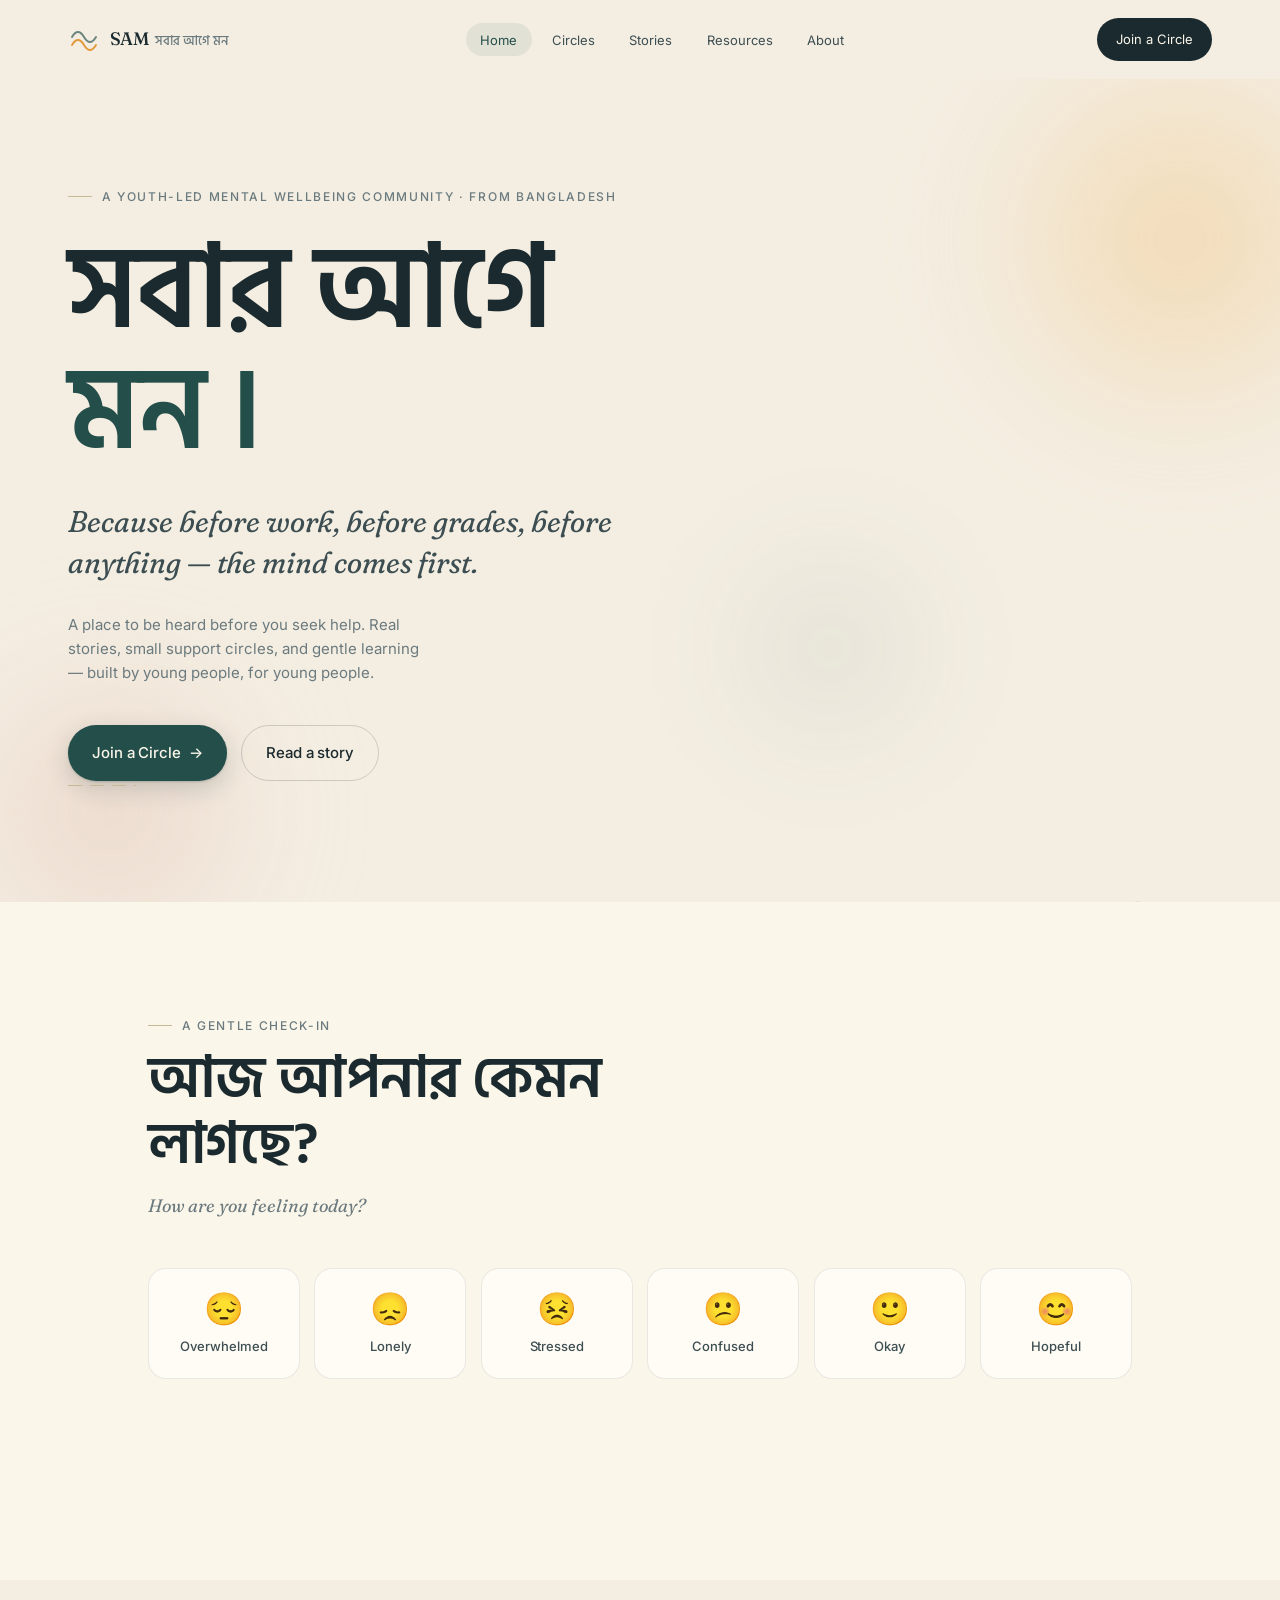
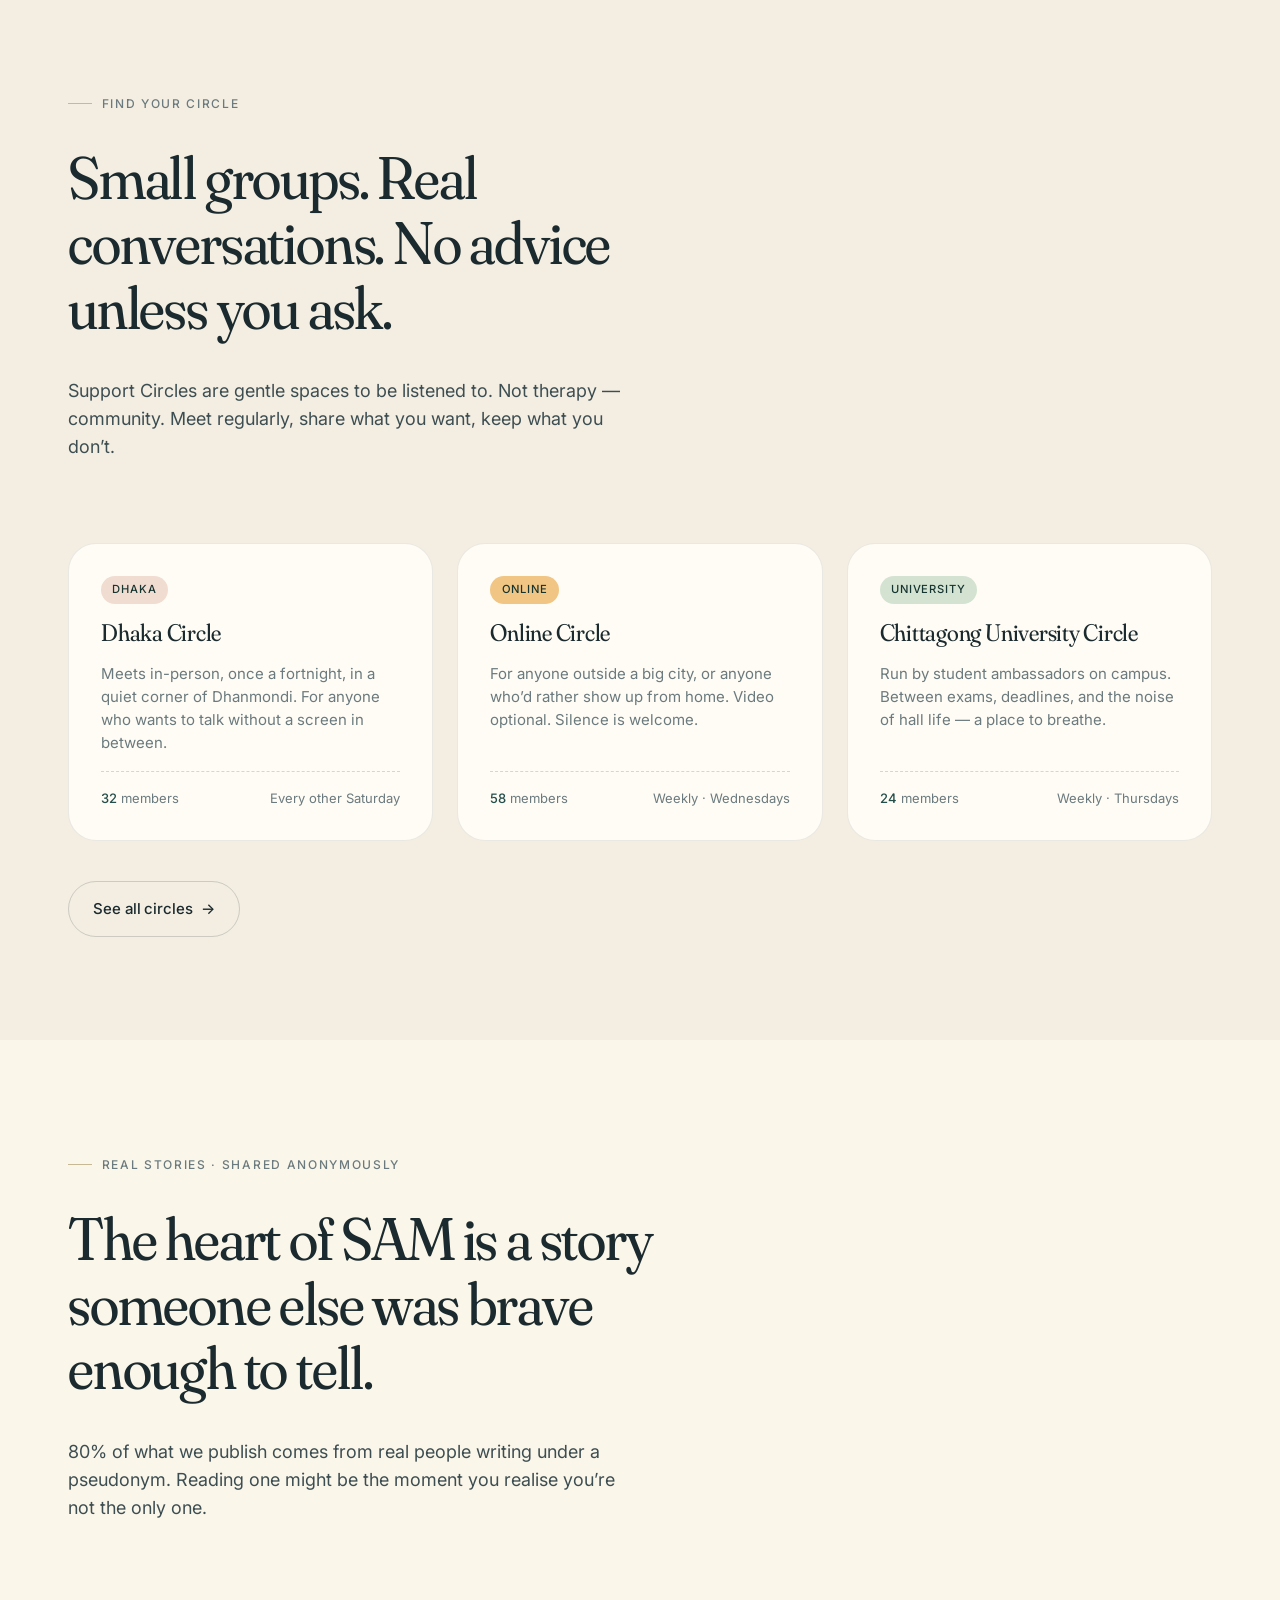
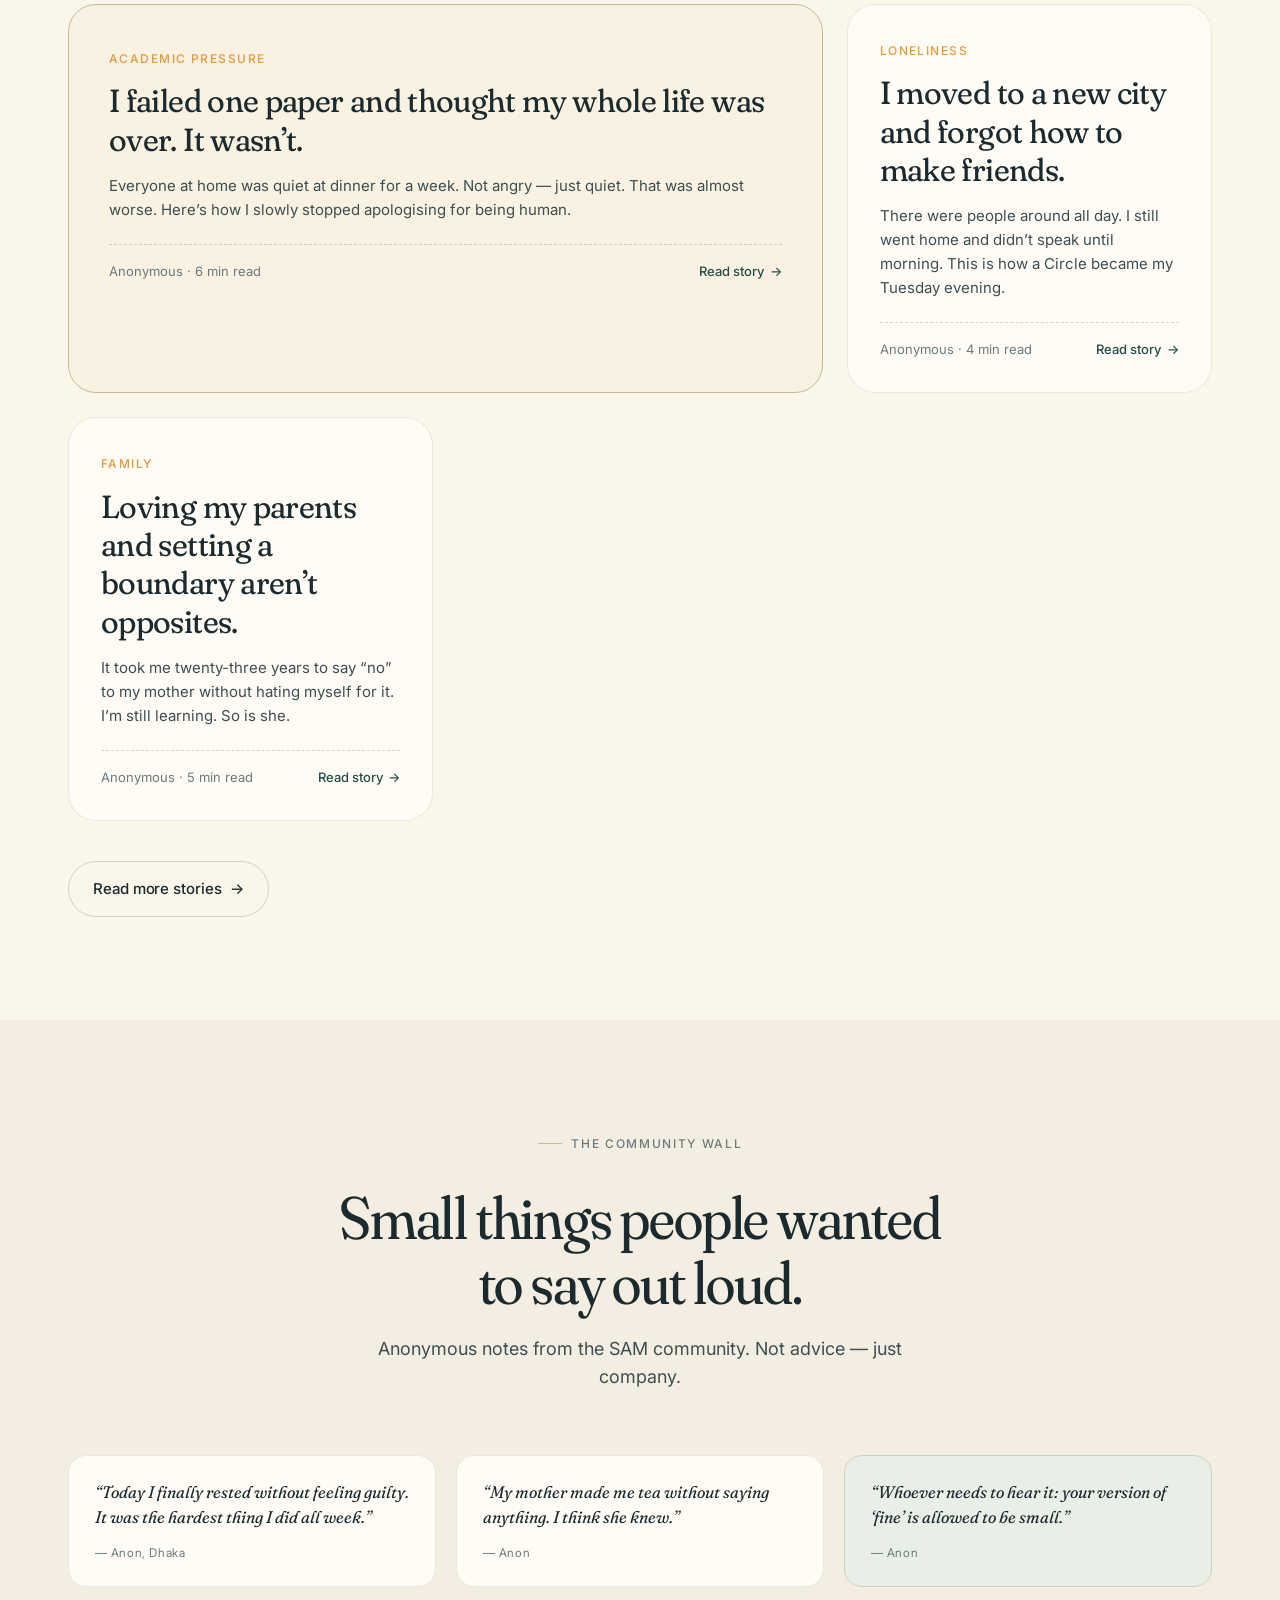
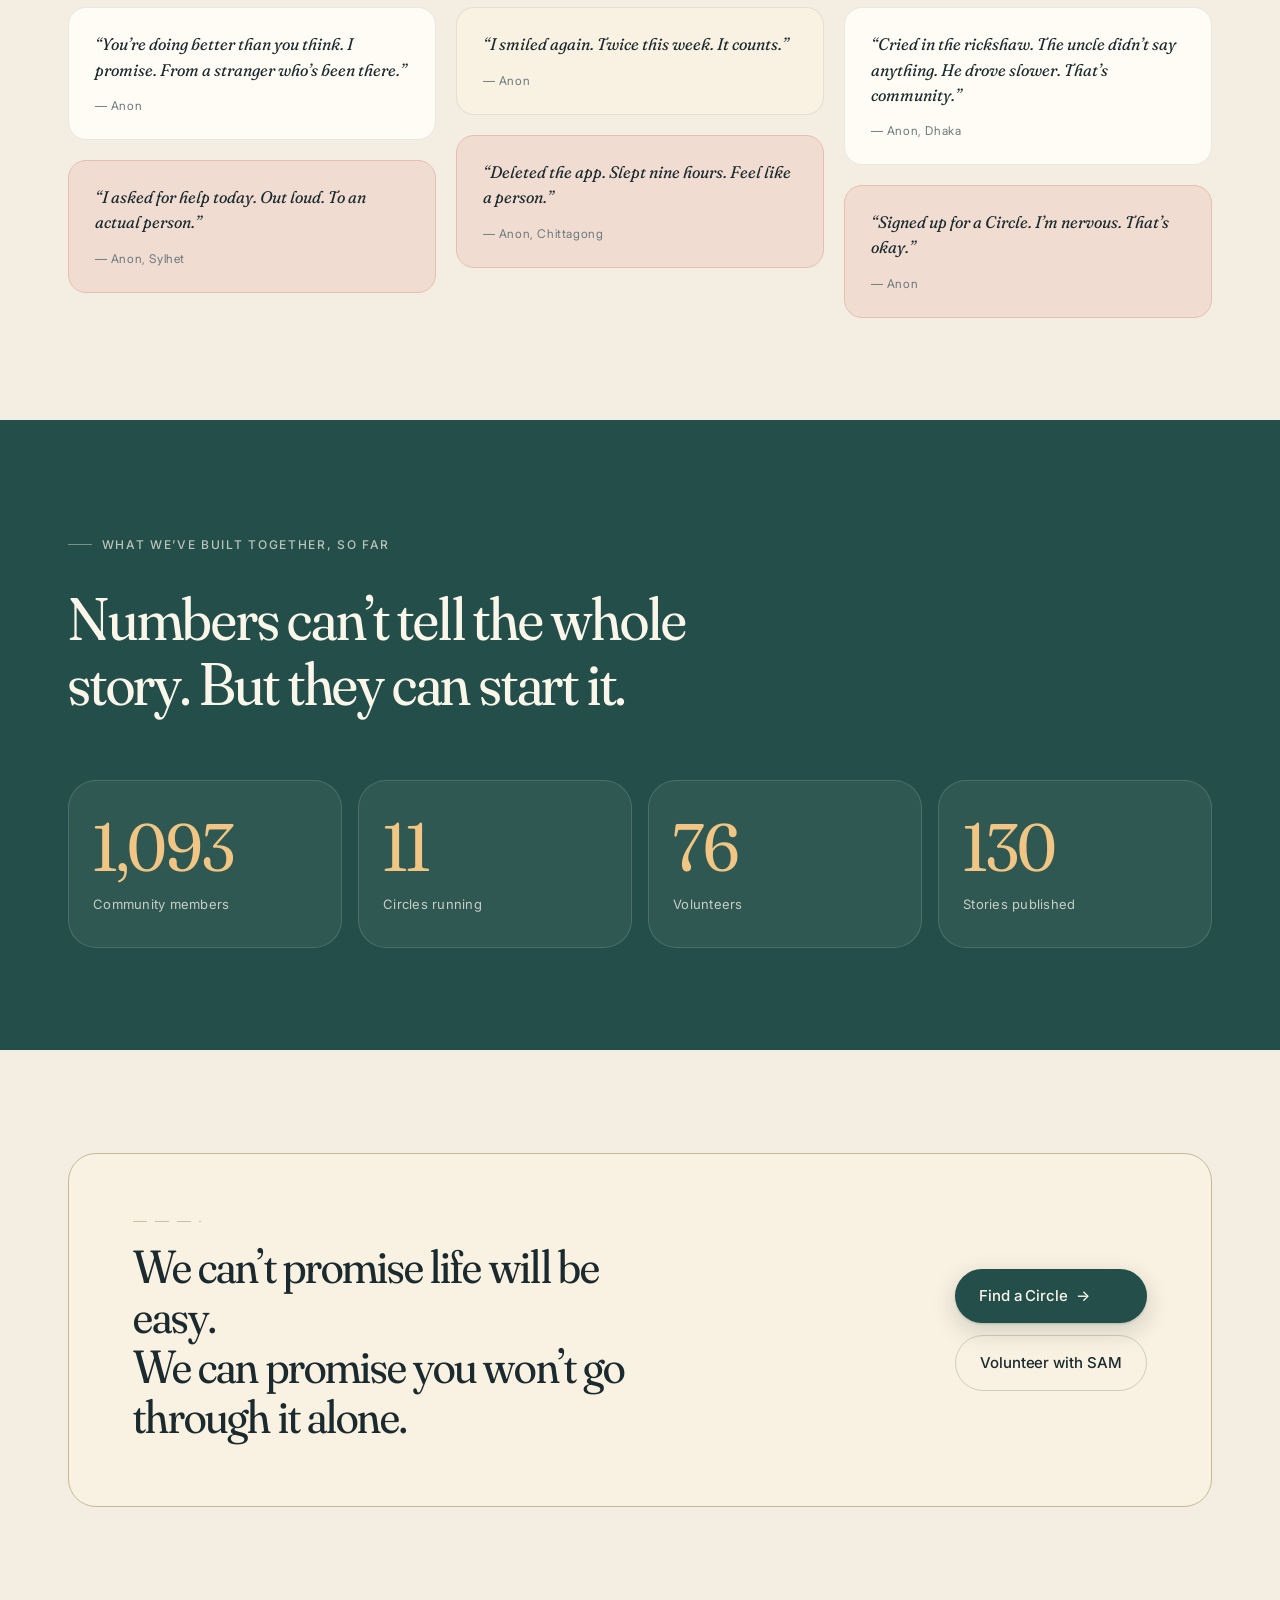
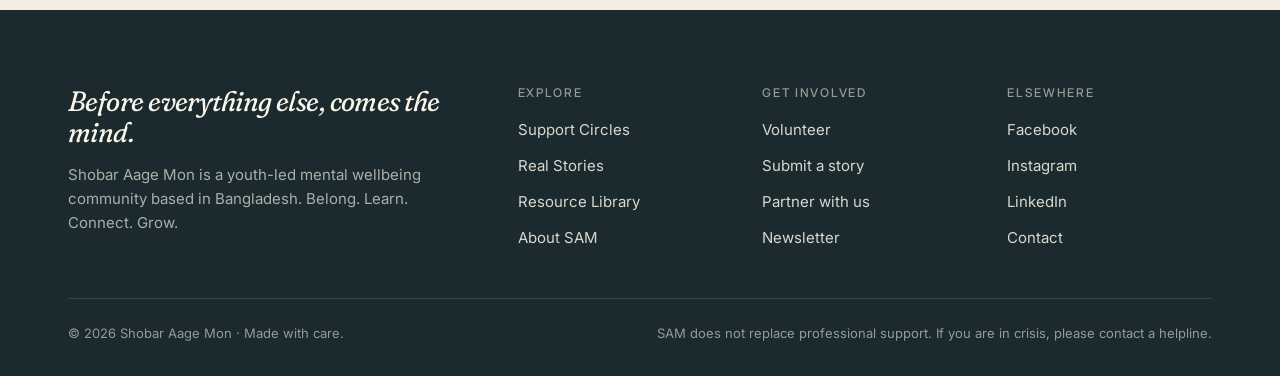
<file: index.html>
<!DOCTYPE html>
<html lang="en">
<head>
  <meta charset="UTF-8">
  <meta name="viewport" content="width=device-width, initial-scale=1.0">
  <title>Shobar Aage Mon — সবার আগে মন</title>
  <meta name="description" content="A youth-led mental wellbeing community from Bangladesh. A safe space to belong, learn, connect, and grow.">
  <meta name="theme-color" content="#F4EEE2">

  <link rel="preconnect" href="https://fonts.googleapis.com">
  <link rel="preconnect" href="https://fonts.gstatic.com" crossorigin>
  <link href="https://fonts.googleapis.com/css2?family=Fraunces:opsz,wght,SOFT@9..144,300..700,30..100&family=Hind+Siliguri:wght@300;400;500;600;700&family=Inter:wght@300;400;500;600&display=swap" rel="stylesheet">

  <link rel="stylesheet" href="style.css">
</head>
<body>

<a class="skip" href="#main">Skip to content</a>

<!-- ============ NAV ============ -->
<header class="nav" data-nav>
  <div class="nav__inner">
    <a href="index.html" class="brand" aria-label="Shobar Aage Mon — home">
      <span class="brand__mark" aria-hidden="true">
        <!-- Small kantha-inspired mark: two stitched threads meeting -->
        <svg viewBox="0 0 32 32" fill="none">
          <path d="M4 22 Q10 12 16 22 T28 22" stroke="currentColor" stroke-width="2" stroke-linecap="round" fill="none"/>
          <path d="M4 14 Q10 4 16 14 T28 14" stroke="#234E4A" stroke-width="2" stroke-linecap="round" fill="none" opacity="0.65"/>
        </svg>
      </span>
      <span class="brand__name">SAM<span class="brand__sub">সবার আগে মন</span></span>
    </a>

    <ul class="nav__links">
      <li><a class="nav__link" href="index.html" aria-current="page">Home</a></li>
      <li><a class="nav__link" href="circles.html">Circles</a></li>
      <li><a class="nav__link" href="stories.html">Stories</a></li>
      <li><a class="nav__link" href="resources.html">Resources</a></li>
      <li><a class="nav__link" href="about.html">About</a></li>
    </ul>

    <a href="circles.html" class="nav__cta">Join a Circle</a>

    <button class="nav__toggle" data-nav-toggle aria-label="Open menu" aria-expanded="false">
      <span></span><span></span><span></span>
    </button>
  </div>
</header>

<main id="main">

<!-- ============ HERO ============ -->
<section class="hero">
  <div class="hero__ambient" data-ambient>
    <span class="blob blob--1"></span>
    <span class="blob blob--2"></span>
    <span class="blob blob--3"></span>
    <div data-seeds></div>
  </div>

  <div class="hero__inner">
    <p class="eyebrow hero__eyebrow reveal">A youth-led mental wellbeing community · from Bangladesh</p>

    <h1 class="hero__title reveal" data-delay="1">
      সবার আগে<br>
      <span class="accent">মন&thinsp;।</span>
    </h1>

    <p class="hero__sub reveal" data-delay="2">
      Because before work, before grades, before anything &mdash; the mind comes first.
    </p>

    <p class="hero__meaning reveal" data-delay="3">
      A place to be heard before you seek help. Real stories, small support circles, and gentle learning &mdash; built by young people, for young people.
    </p>

    <div class="hero__actions reveal" data-delay="4">
      <a href="circles.html" class="btn btn--primary">
        Join a Circle
        <span class="btn__arrow" aria-hidden="true">&rarr;</span>
      </a>
      <a href="stories.html" class="btn btn--ghost">Read a story</a>
    </div>

    <span class="stitch stitch--short reveal" data-delay="5" aria-hidden="true"></span>
  </div>
</section>

<!-- ============ MOOD CHECK-IN ============ -->
<section class="mood section--warm">
  <div class="mood__inner">
    <div class="reveal">
      <p class="eyebrow">A gentle check-in</p>
      <h2 class="mood__q h-bangla">আজ আপনার কেমন লাগছে?</h2>
      <p class="mood__q-en">How are you feeling today?</p>
    </div>

    <div class="mood__grid reveal" data-delay="1" data-mood role="group" aria-label="Mood options">
      <button class="mood__btn" data-mood="overwhelmed" aria-pressed="false">
        <span class="mood__emoji" aria-hidden="true">😔</span>
        <span class="mood__label">Overwhelmed</span>
      </button>
      <button class="mood__btn" data-mood="lonely" aria-pressed="false">
        <span class="mood__emoji" aria-hidden="true">😞</span>
        <span class="mood__label">Lonely</span>
      </button>
      <button class="mood__btn" data-mood="stressed" aria-pressed="false">
        <span class="mood__emoji" aria-hidden="true">😣</span>
        <span class="mood__label">Stressed</span>
      </button>
      <button class="mood__btn" data-mood="confused" aria-pressed="false">
        <span class="mood__emoji" aria-hidden="true">😕</span>
        <span class="mood__label">Confused</span>
      </button>
      <button class="mood__btn" data-mood="okay" aria-pressed="false">
        <span class="mood__emoji" aria-hidden="true">🙂</span>
        <span class="mood__label">Okay</span>
      </button>
      <button class="mood__btn" data-mood="hopeful" aria-pressed="false">
        <span class="mood__emoji" aria-hidden="true">😊</span>
        <span class="mood__label">Hopeful</span>
      </button>
    </div>

    <div class="mood__response" data-mood-response aria-live="polite">
      <span class="stitch stitch--short" aria-hidden="true"></span>
      <p class="mood__response-title" data-mood-title></p>
      <p class="mood__response-body" data-mood-body></p>
      <p class="mood__response-meta" data-mood-meta></p>
    </div>
  </div>
</section>

<!-- ============ CIRCLES PREVIEW ============ -->
<section class="section">
  <div class="wrap">
    <div class="section__head reveal">
      <p class="eyebrow">Find your circle</p>
      <h2>Small groups. Real conversations. No advice unless you ask.</h2>
      <p class="lead">Support Circles are gentle spaces to be listened to. Not therapy &mdash; community. Meet regularly, share what you want, keep what you don&rsquo;t.</p>
    </div>

    <div class="grid grid--3">
      <article class="card circle-card reveal">
        <span class="circle-card__tag">Dhaka</span>
        <h3>Dhaka Circle</h3>
        <p>Meets in-person, once a fortnight, in a quiet corner of Dhanmondi. For anyone who wants to talk without a screen in between.</p>
        <div class="circle-card__meta">
          <span><strong>32</strong> members</span>
          <span>Every other Saturday</span>
        </div>
      </article>

      <article class="card circle-card reveal" data-delay="1">
        <span class="circle-card__tag circle-card__tag--online">Online</span>
        <h3>Online Circle</h3>
        <p>For anyone outside a big city, or anyone who&rsquo;d rather show up from home. Video optional. Silence is welcome.</p>
        <div class="circle-card__meta">
          <span><strong>58</strong> members</span>
          <span>Weekly · Wednesdays</span>
        </div>
      </article>

      <article class="card circle-card reveal" data-delay="2">
        <span class="circle-card__tag circle-card__tag--university">University</span>
        <h3>Chittagong University Circle</h3>
        <p>Run by student ambassadors on campus. Between exams, deadlines, and the noise of hall life &mdash; a place to breathe.</p>
        <div class="circle-card__meta">
          <span><strong>24</strong> members</span>
          <span>Weekly · Thursdays</span>
        </div>
      </article>
    </div>

    <div class="reveal" data-delay="3" style="margin-top:2.5rem;">
      <a href="circles.html" class="btn btn--ghost">See all circles <span class="btn__arrow" aria-hidden="true">&rarr;</span></a>
    </div>
  </div>
</section>

<!-- ============ STORIES PREVIEW ============ -->
<section class="section section--warm">
  <div class="wrap">
    <div class="section__head reveal">
      <p class="eyebrow">Real stories · shared anonymously</p>
      <h2>The heart of SAM is a story someone else was brave enough to tell.</h2>
      <p class="lead">80% of what we publish comes from real people writing under a pseudonym. Reading one might be the moment you realise you&rsquo;re not the only one.</p>
    </div>

    <div class="grid grid--3">
      <a href="stories.html" class="story story--feature reveal">
        <span class="story__cat">Academic Pressure</span>
        <h3 class="story__title">I failed one paper and thought my whole life was over. It wasn&rsquo;t.</h3>
        <p class="story__excerpt">Everyone at home was quiet at dinner for a week. Not angry &mdash; just quiet. That was almost worse. Here&rsquo;s how I slowly stopped apologising for being human.</p>
        <div class="story__foot">
          <span>Anonymous · 6 min read</span>
          <span class="story__read">Read story <span aria-hidden="true">&rarr;</span></span>
        </div>
      </a>

      <a href="stories.html" class="story reveal" data-delay="1">
        <span class="story__cat">Loneliness</span>
        <h3 class="story__title">I moved to a new city and forgot how to make friends.</h3>
        <p class="story__excerpt">There were people around all day. I still went home and didn&rsquo;t speak until morning. This is how a Circle became my Tuesday evening.</p>
        <div class="story__foot">
          <span>Anonymous · 4 min read</span>
          <span class="story__read">Read story <span aria-hidden="true">&rarr;</span></span>
        </div>
      </a>

      <a href="stories.html" class="story reveal" data-delay="2">
        <span class="story__cat">Family</span>
        <h3 class="story__title">Loving my parents and setting a boundary aren&rsquo;t opposites.</h3>
        <p class="story__excerpt">It took me twenty-three years to say &ldquo;no&rdquo; to my mother without hating myself for it. I&rsquo;m still learning. So is she.</p>
        <div class="story__foot">
          <span>Anonymous · 5 min read</span>
          <span class="story__read">Read story <span aria-hidden="true">&rarr;</span></span>
        </div>
      </a>
    </div>

    <div class="reveal" data-delay="3" style="margin-top:2.5rem;">
      <a href="stories.html" class="btn btn--ghost">Read more stories <span class="btn__arrow" aria-hidden="true">&rarr;</span></a>
    </div>
  </div>
</section>

<!-- ============ COMMUNITY WALL ============ -->
<section class="wall">
  <div class="wrap">
    <div class="section__head section__head--center reveal">
      <p class="eyebrow">The community wall</p>
      <h2>Small things people wanted to say out loud.</h2>
      <p class="lead" style="text-align:center; margin:0 auto;">Anonymous notes from the SAM community. Not advice &mdash; just company.</p>
    </div>

    <div class="wall__grid reveal" data-delay="1">
      <blockquote class="whisper">
        &ldquo;Today I finally rested without feeling guilty. It was the hardest thing I did all week.&rdquo;
        <div class="whisper__foot">— Anon, Dhaka</div>
      </blockquote>
      <blockquote class="whisper">
        &ldquo;You&rsquo;re doing better than you think. I promise. From a stranger who&rsquo;s been there.&rdquo;
        <div class="whisper__foot">— Anon</div>
      </blockquote>
      <blockquote class="whisper">
        &ldquo;I asked for help today. Out loud. To an actual person.&rdquo;
        <div class="whisper__foot">— Anon, Sylhet</div>
      </blockquote>
      <blockquote class="whisper">
        &ldquo;My mother made me tea without saying anything. I think she knew.&rdquo;
        <div class="whisper__foot">— Anon</div>
      </blockquote>
      <blockquote class="whisper">
        &ldquo;I smiled again. Twice this week. It counts.&rdquo;
        <div class="whisper__foot">— Anon</div>
      </blockquote>
      <blockquote class="whisper">
        &ldquo;Deleted the app. Slept nine hours. Feel like a person.&rdquo;
        <div class="whisper__foot">— Anon, Chittagong</div>
      </blockquote>
      <blockquote class="whisper">
        &ldquo;Whoever needs to hear it: your version of &lsquo;fine&rsquo; is allowed to be small.&rdquo;
        <div class="whisper__foot">— Anon</div>
      </blockquote>
      <blockquote class="whisper">
        &ldquo;Cried in the rickshaw. The uncle didn&rsquo;t say anything. He drove slower. That&rsquo;s community.&rdquo;
        <div class="whisper__foot">— Anon, Dhaka</div>
      </blockquote>
      <blockquote class="whisper">
        &ldquo;Signed up for a Circle. I&rsquo;m nervous. That&rsquo;s okay.&rdquo;
        <div class="whisper__foot">— Anon</div>
      </blockquote>
    </div>
  </div>
</section>

<!-- ============ IMPACT ============ -->
<section class="impact section--forest">
  <div class="wrap">
    <div class="section__head reveal">
      <p class="eyebrow">What we&rsquo;ve built together, so far</p>
      <h2>Numbers can&rsquo;t tell the whole story. But they can start it.</h2>
    </div>

    <div class="impact__grid">
      <div class="stat reveal">
        <div class="stat__num" data-count="1240" data-suffix="+"></div>
        <div class="stat__label">Community members</div>
      </div>
      <div class="stat reveal" data-delay="1">
        <div class="stat__num" data-count="12"></div>
        <div class="stat__label">Circles running</div>
      </div>
      <div class="stat reveal" data-delay="2">
        <div class="stat__num" data-count="86"></div>
        <div class="stat__label">Volunteers</div>
      </div>
      <div class="stat reveal" data-delay="3">
        <div class="stat__num" data-count="147"></div>
        <div class="stat__label">Stories published</div>
      </div>
    </div>
  </div>
</section>

<!-- ============ CTA BAND ============ -->
<section class="section">
  <div class="wrap">
    <div class="cta-band reveal">
      <div>
        <span class="stitch stitch--short" aria-hidden="true"></span>
        <h2>We can&rsquo;t promise life will be easy.<br>We can promise you won&rsquo;t go through it alone.</h2>
      </div>
      <div class="cta-band__side">
        <a href="circles.html" class="btn btn--primary">Find a Circle <span class="btn__arrow" aria-hidden="true">&rarr;</span></a>
        <a href="about.html" class="btn btn--ghost">Volunteer with SAM</a>
      </div>
    </div>
  </div>
</section>

</main>

<!-- ============ FOOTER ============ -->
<footer class="footer">
  <div class="wrap">
    <div class="footer__grid">
      <div class="footer__brand">
        <h3>Before everything else, comes the mind.</h3>
        <p>Shobar Aage Mon is a youth-led mental wellbeing community based in Bangladesh. Belong. Learn. Connect. Grow.</p>
      </div>
      <div>
        <h4>Explore</h4>
        <ul>
          <li><a href="circles.html">Support Circles</a></li>
          <li><a href="stories.html">Real Stories</a></li>
          <li><a href="resources.html">Resource Library</a></li>
          <li><a href="about.html">About SAM</a></li>
        </ul>
      </div>
      <div>
        <h4>Get involved</h4>
        <ul>
          <li><a href="about.html">Volunteer</a></li>
          <li><a href="about.html">Submit a story</a></li>
          <li><a href="about.html">Partner with us</a></li>
          <li><a href="about.html">Newsletter</a></li>
        </ul>
      </div>
      <div>
        <h4>Elsewhere</h4>
        <ul>
          <li><a href="#" aria-label="Facebook">Facebook</a></li>
          <li><a href="#" aria-label="Instagram">Instagram</a></li>
          <li><a href="#" aria-label="LinkedIn">LinkedIn</a></li>
          <li><a href="#">Contact</a></li>
        </ul>
      </div>
    </div>
    <div class="footer__bottom">
      <span>© <span data-year></span> Shobar Aage Mon · Made with care.</span>
      <span>SAM does not replace professional support. If you are in crisis, please contact a helpline.</span>
    </div>
  </div>
</footer>

<script src="script.js"></script>
</body>
</html>
</file>
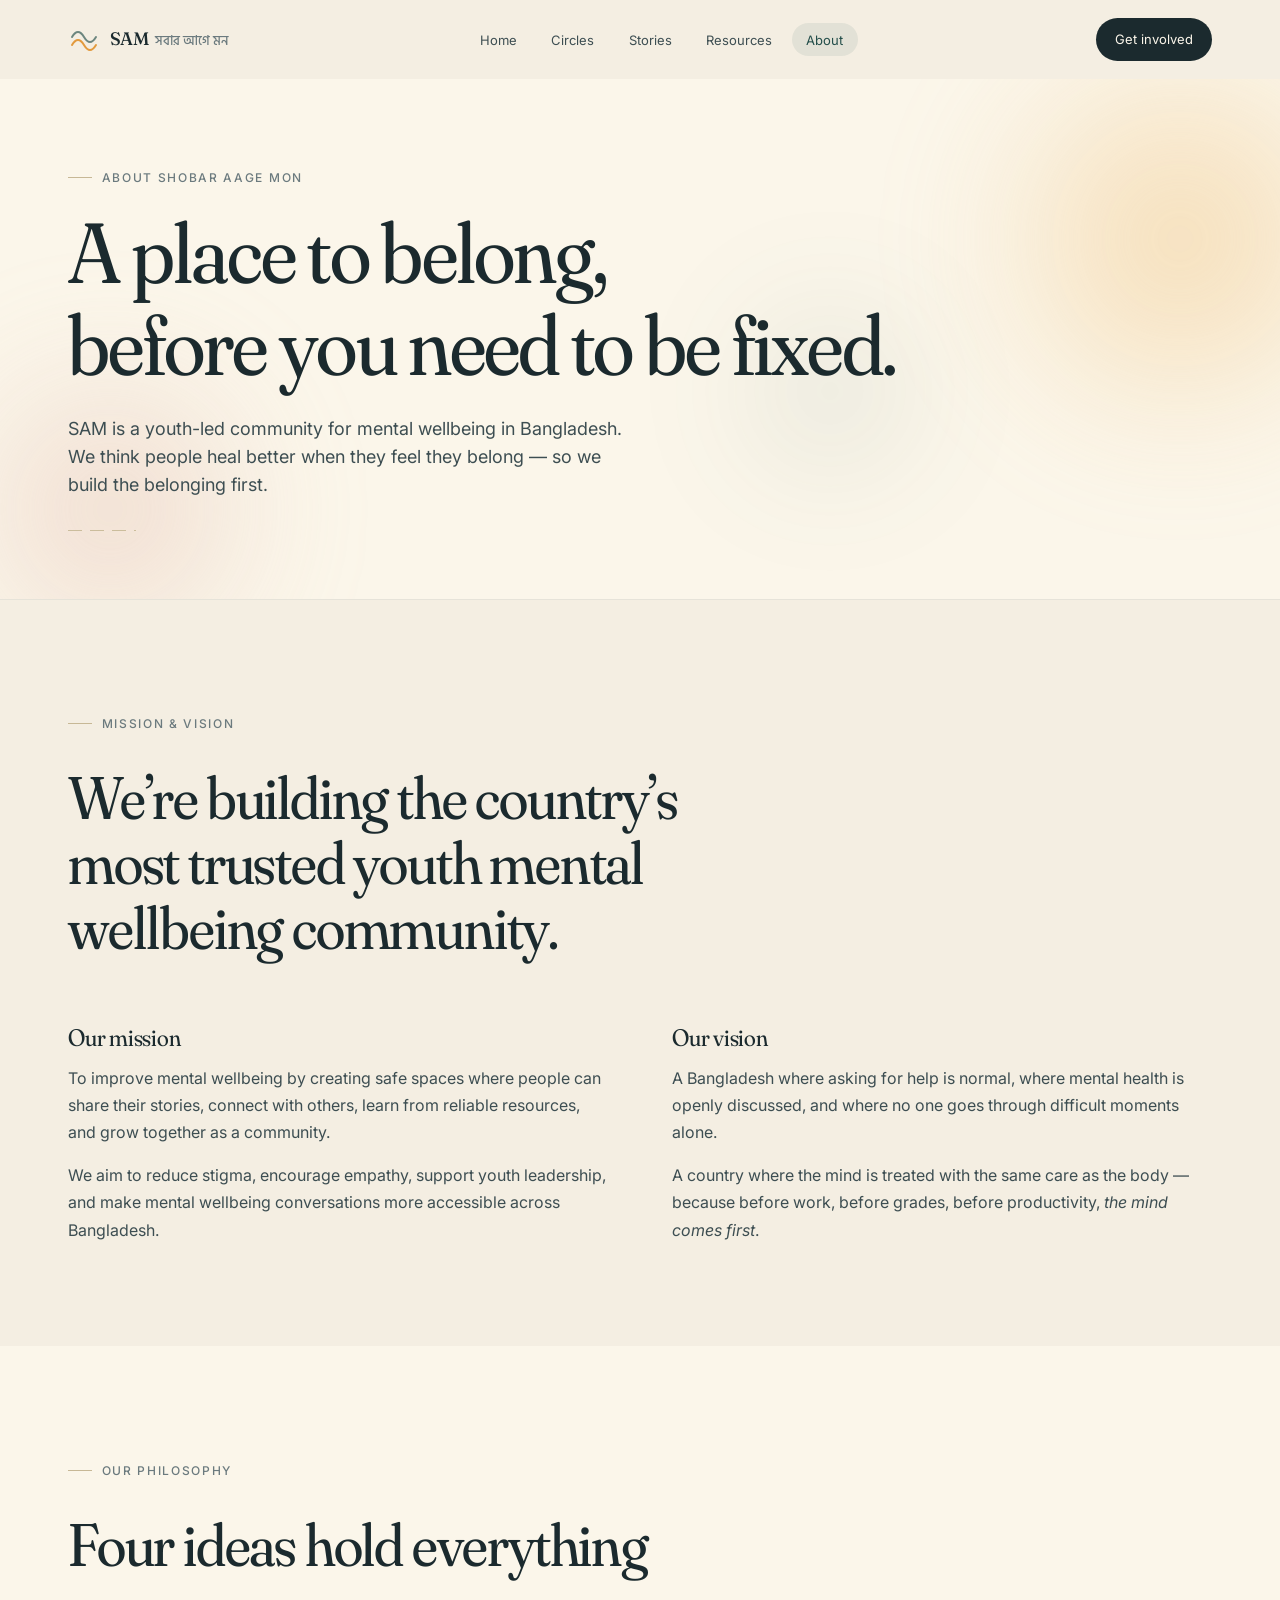
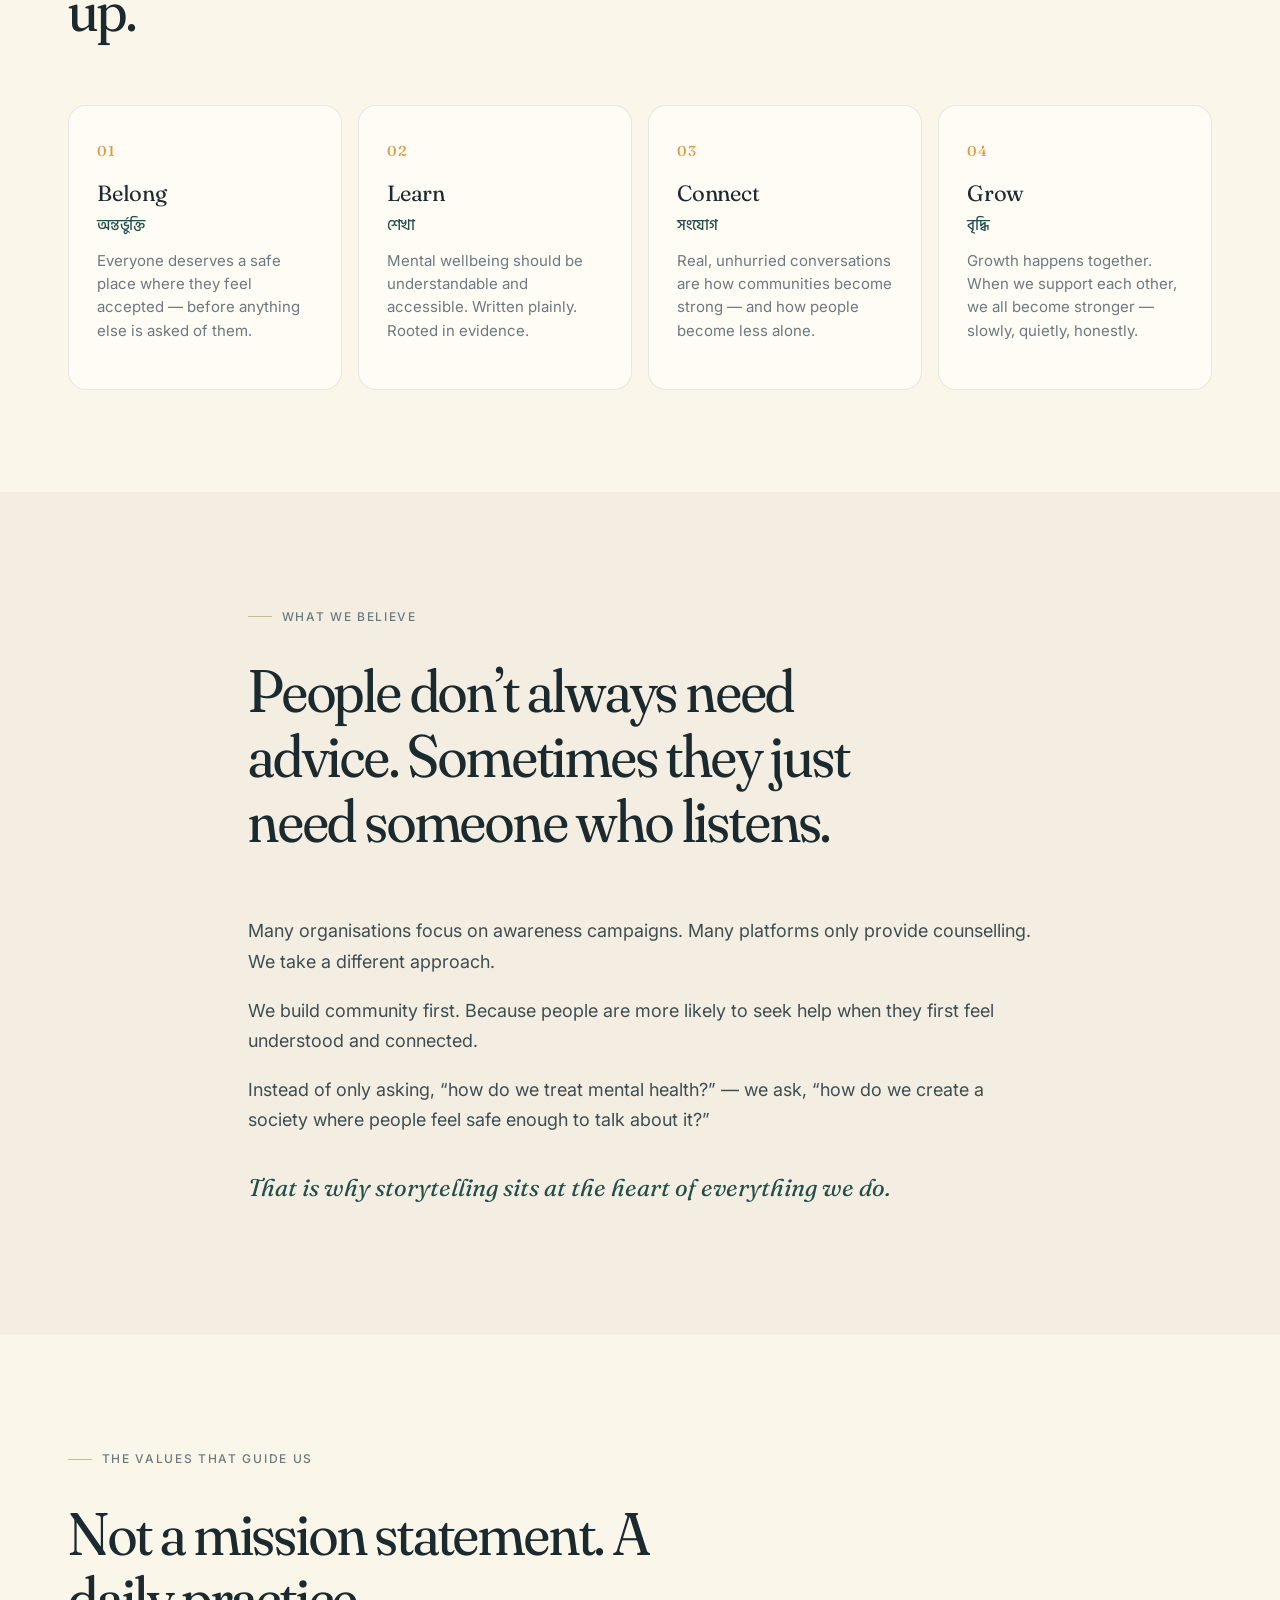
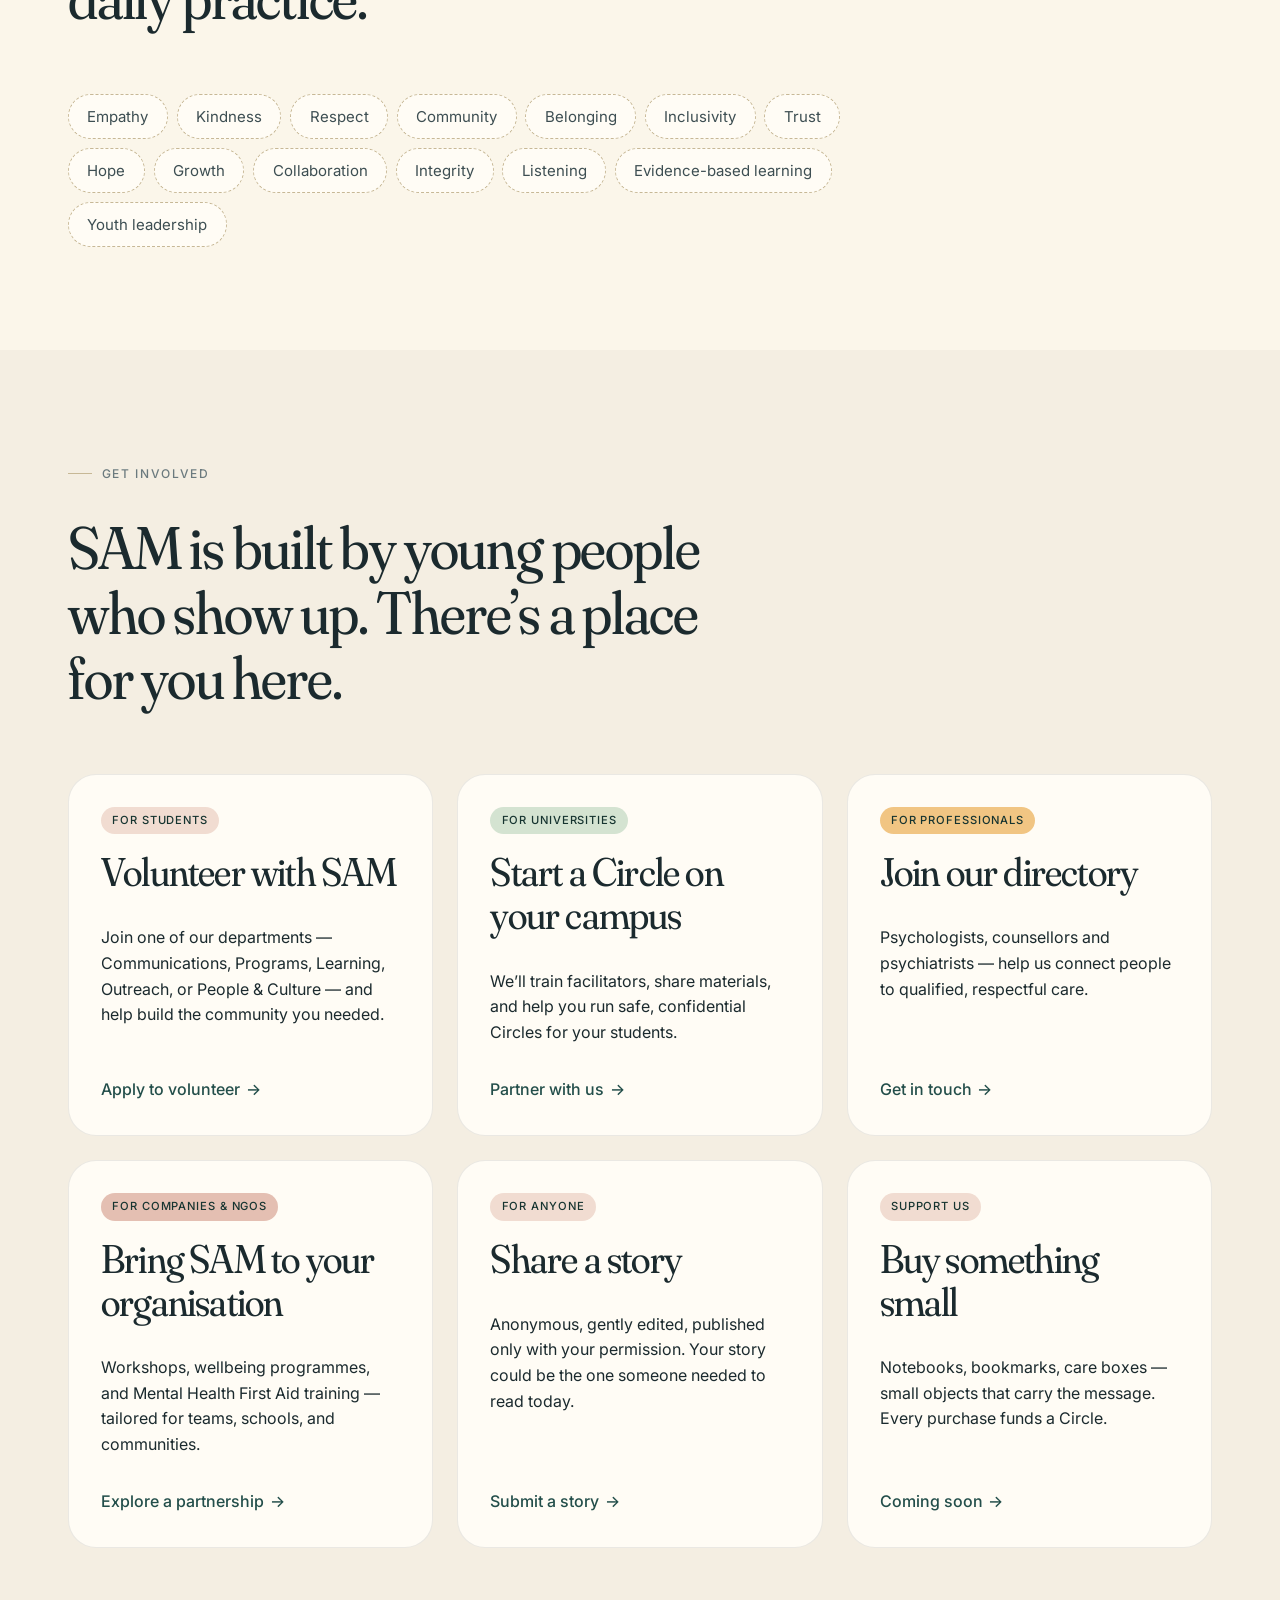
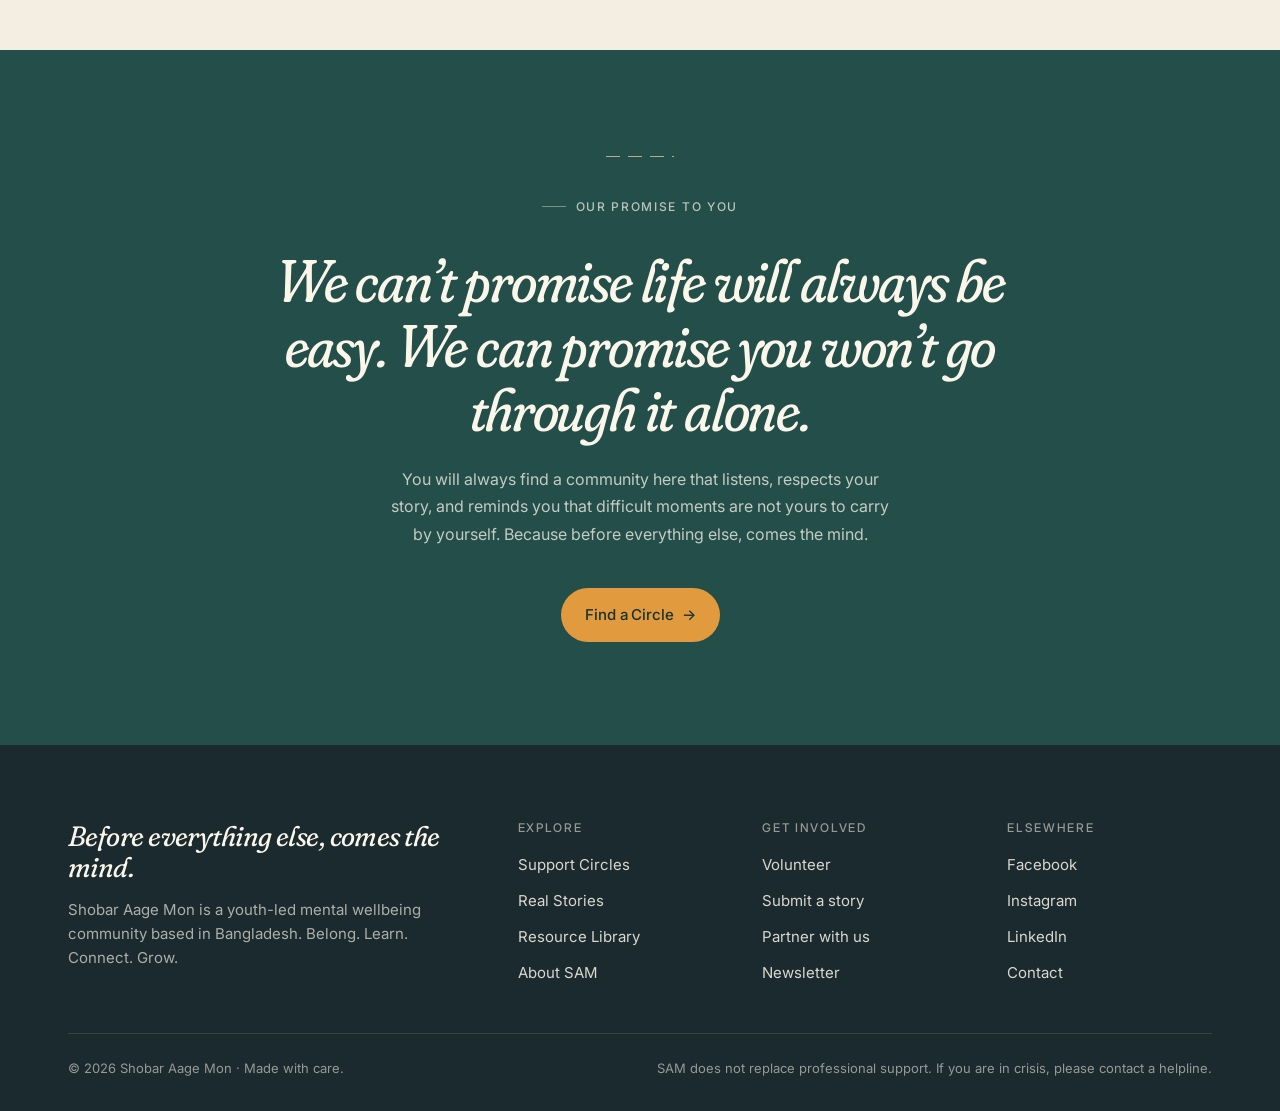
<file: about.html>
<!DOCTYPE html>
<html lang="en">
<head>
  <meta charset="UTF-8">
  <meta name="viewport" content="width=device-width, initial-scale=1.0">
  <title>About — Shobar Aage Mon</title>
  <meta name="description" content="A youth-led mental wellbeing community from Bangladesh. Belong before you seek help.">
  <meta name="theme-color" content="#F4EEE2">
  <link rel="preconnect" href="https://fonts.googleapis.com">
  <link rel="preconnect" href="https://fonts.gstatic.com" crossorigin>
  <link href="https://fonts.googleapis.com/css2?family=Fraunces:opsz,wght,SOFT@9..144,300..700,30..100&family=Hind+Siliguri:wght@300;400;500;600;700&family=Inter:wght@300;400;500;600&display=swap" rel="stylesheet">
  <link rel="stylesheet" href="style.css">
</head>
<body>

<a class="skip" href="#main">Skip to content</a>

<header class="nav" data-nav>
  <div class="nav__inner">
    <a href="index.html" class="brand" aria-label="Shobar Aage Mon — home">
      <span class="brand__mark" aria-hidden="true">
        <svg viewBox="0 0 32 32" fill="none">
          <path d="M4 22 Q10 12 16 22 T28 22" stroke="currentColor" stroke-width="2" stroke-linecap="round" fill="none"/>
          <path d="M4 14 Q10 4 16 14 T28 14" stroke="#234E4A" stroke-width="2" stroke-linecap="round" fill="none" opacity="0.65"/>
        </svg>
      </span>
      <span class="brand__name">SAM<span class="brand__sub">সবার আগে মন</span></span>
    </a>
    <ul class="nav__links">
      <li><a class="nav__link" href="index.html">Home</a></li>
      <li><a class="nav__link" href="circles.html">Circles</a></li>
      <li><a class="nav__link" href="stories.html">Stories</a></li>
      <li><a class="nav__link" href="resources.html">Resources</a></li>
      <li><a class="nav__link" href="about.html" aria-current="page">About</a></li>
    </ul>
    <a href="#involved" class="nav__cta">Get involved</a>
    <button class="nav__toggle" data-nav-toggle aria-label="Open menu" aria-expanded="false">
      <span></span><span></span><span></span>
    </button>
  </div>
</header>

<main id="main">

<section class="page-head">
  <div class="hero__ambient" data-ambient>
    <span class="blob blob--1"></span>
    <span class="blob blob--2"></span>
    <span class="blob blob--3"></span>
  </div>
  <div class="wrap" style="position:relative;z-index:2;">
    <p class="eyebrow page-head__eyebrow reveal">About Shobar Aage Mon</p>
    <h1 class="page-head__title reveal" data-delay="1">A place to belong,<br>before you need to be fixed.</h1>
    <p class="lead page-head__lead reveal" data-delay="2">
      SAM is a youth-led community for mental wellbeing in Bangladesh. We think people heal better when they feel they belong &mdash; so we build the belonging first.
    </p>
    <div class="reveal" data-delay="3" style="margin-top:1.75rem;">
      <span class="stitch stitch--short" aria-hidden="true"></span>
    </div>
  </div>
</section>

<!-- Mission / vision -->
<section class="section">
  <div class="wrap">
    <div class="section__head reveal">
      <p class="eyebrow">Mission &amp; vision</p>
      <h2>We&rsquo;re building the country&rsquo;s most trusted youth mental wellbeing community.</h2>
    </div>

    <div class="two-col reveal" data-delay="1">
      <div>
        <h4 style="margin-bottom:0.75rem;">Our mission</h4>
        <p>To improve mental wellbeing by creating safe spaces where people can share their stories, connect with others, learn from reliable resources, and grow together as a community.</p>
        <p>We aim to reduce stigma, encourage empathy, support youth leadership, and make mental wellbeing conversations more accessible across Bangladesh.</p>
      </div>
      <div>
        <h4 style="margin-bottom:0.75rem;">Our vision</h4>
        <p>A Bangladesh where asking for help is normal, where mental health is openly discussed, and where no one goes through difficult moments alone.</p>
        <p>A country where the mind is treated with the same care as the body &mdash; because before work, before grades, before productivity, <em>the mind comes first</em>.</p>
      </div>
    </div>
  </div>
</section>

<!-- Philosophy pillars -->
<section class="section section--warm">
  <div class="wrap">
    <div class="section__head reveal">
      <p class="eyebrow">Our philosophy</p>
      <h2>Four ideas hold everything up.</h2>
    </div>
    <div class="pillars">
      <div class="pillar reveal">
        <span class="pillar__num">01</span>
        <div class="pillar__title">Belong <span class="pillar__title-bn">অন্তর্ভুক্তি</span></div>
        <p>Everyone deserves a safe place where they feel accepted &mdash; before anything else is asked of them.</p>
      </div>
      <div class="pillar reveal" data-delay="1">
        <span class="pillar__num">02</span>
        <div class="pillar__title">Learn <span class="pillar__title-bn">শেখা</span></div>
        <p>Mental wellbeing should be understandable and accessible. Written plainly. Rooted in evidence.</p>
      </div>
      <div class="pillar reveal" data-delay="2">
        <span class="pillar__num">03</span>
        <div class="pillar__title">Connect <span class="pillar__title-bn">সংযোগ</span></div>
        <p>Real, unhurried conversations are how communities become strong &mdash; and how people become less alone.</p>
      </div>
      <div class="pillar reveal" data-delay="3">
        <span class="pillar__num">04</span>
        <div class="pillar__title">Grow <span class="pillar__title-bn">বৃদ্ধি</span></div>
        <p>Growth happens together. When we support each other, we all become stronger &mdash; slowly, quietly, honestly.</p>
      </div>
    </div>
  </div>
</section>

<!-- What we believe -->
<section class="section">
  <div class="wrap wrap--narrow">
    <div class="section__head reveal">
      <p class="eyebrow">What we believe</p>
      <h2>People don&rsquo;t always need advice. Sometimes they just need someone who listens.</h2>
    </div>

    <div class="reveal" data-delay="1" style="font-size: var(--step-2); line-height:1.7; color: var(--ink-2);">
      <p>Many organisations focus on awareness campaigns. Many platforms only provide counselling. We take a different approach.</p>
      <p>We build community first. Because people are more likely to seek help when they first feel understood and connected.</p>
      <p>Instead of only asking, &ldquo;how do we treat mental health?&rdquo; &mdash; we ask, &ldquo;how do we create a society where people feel safe enough to talk about it?&rdquo;</p>
      <p style="font-family: var(--font-display); font-style: italic; color: var(--forest); font-size:var(--step-3); margin-top:2rem;">That is why storytelling sits at the heart of everything we do.</p>
    </div>
  </div>
</section>

<!-- Values -->
<section class="section section--warm">
  <div class="wrap">
    <div class="section__head reveal">
      <p class="eyebrow">The values that guide us</p>
      <h2>Not a mission statement. A daily practice.</h2>
    </div>
    <div class="values reveal" data-delay="1">
      <span class="value">Empathy</span>
      <span class="value">Kindness</span>
      <span class="value">Respect</span>
      <span class="value">Community</span>
      <span class="value">Belonging</span>
      <span class="value">Inclusivity</span>
      <span class="value">Trust</span>
      <span class="value">Hope</span>
      <span class="value">Growth</span>
      <span class="value">Collaboration</span>
      <span class="value">Integrity</span>
      <span class="value">Listening</span>
      <span class="value">Evidence-based learning</span>
      <span class="value">Youth leadership</span>
    </div>
  </div>
</section>

<!-- Get involved -->
<section class="section" id="involved">
  <div class="wrap">
    <div class="section__head reveal">
      <p class="eyebrow">Get involved</p>
      <h2>SAM is built by young people who show up. There&rsquo;s a place for you here.</h2>
    </div>

    <div class="grid grid--3">
      <article class="card reveal">
        <span class="circle-card__tag">For students</span>
        <h3>Volunteer with SAM</h3>
        <p>Join one of our departments &mdash; Communications, Programs, Learning, Outreach, or People &amp; Culture &mdash; and help build the community you needed.</p>
        <a href="mailto:volunteer@shobaraagemon.org" class="story__read" style="margin-top:auto;">Apply to volunteer <span aria-hidden="true">&rarr;</span></a>
      </article>

      <article class="card reveal" data-delay="1">
        <span class="circle-card__tag circle-card__tag--university">For universities</span>
        <h3>Start a Circle on your campus</h3>
        <p>We&rsquo;ll train facilitators, share materials, and help you run safe, confidential Circles for your students.</p>
        <a href="mailto:partnerships@shobaraagemon.org" class="story__read" style="margin-top:auto;">Partner with us <span aria-hidden="true">&rarr;</span></a>
      </article>

      <article class="card reveal" data-delay="2">
        <span class="circle-card__tag circle-card__tag--online">For professionals</span>
        <h3>Join our directory</h3>
        <p>Psychologists, counsellors and psychiatrists &mdash; help us connect people to qualified, respectful care.</p>
        <a href="mailto:hello@shobaraagemon.org" class="story__read" style="margin-top:auto;">Get in touch <span aria-hidden="true">&rarr;</span></a>
      </article>

      <article class="card reveal">
        <span class="circle-card__tag circle-card__tag--women">For companies &amp; NGOs</span>
        <h3>Bring SAM to your organisation</h3>
        <p>Workshops, wellbeing programmes, and Mental Health First Aid training &mdash; tailored for teams, schools, and communities.</p>
        <a href="mailto:partnerships@shobaraagemon.org" class="story__read" style="margin-top:auto;">Explore a partnership <span aria-hidden="true">&rarr;</span></a>
      </article>

      <article class="card reveal" data-delay="1">
        <span class="circle-card__tag">For anyone</span>
        <h3>Share a story</h3>
        <p>Anonymous, gently edited, published only with your permission. Your story could be the one someone needed to read today.</p>
        <a href="mailto:stories@shobaraagemon.org" class="story__read" style="margin-top:auto;">Submit a story <span aria-hidden="true">&rarr;</span></a>
      </article>

      <article class="card reveal" data-delay="2">
        <span class="circle-card__tag">Support us</span>
        <h3>Buy something small</h3>
        <p>Notebooks, bookmarks, care boxes &mdash; small objects that carry the message. Every purchase funds a Circle.</p>
        <a href="#" class="story__read" style="margin-top:auto;">Coming soon <span aria-hidden="true">&rarr;</span></a>
      </article>
    </div>
  </div>
</section>

<!-- Promise / closing -->
<section class="section--forest section">
  <div class="wrap wrap--narrow" style="text-align:center;">
    <div class="reveal">
      <span class="stitch stitch--short" aria-hidden="true" style="margin: 0 auto 1.5rem;"></span>
      <p class="eyebrow" style="justify-content:center;">Our promise to you</p>
      <h2 style="font-style:italic; font-family:var(--font-display); font-variation-settings:'opsz' 144, 'SOFT' 100; margin-top:1.25rem; max-width:20ch; margin-left:auto; margin-right:auto;">
        We can&rsquo;t promise life will always be easy. We can promise you won&rsquo;t go through it alone.
      </h2>
      <p style="color: rgba(251,246,234,0.75); margin-top:1.5rem; max-width:50ch; margin-left:auto; margin-right:auto; line-height:1.7;">
        You will always find a community here that listens, respects your story, and reminds you that difficult moments are not yours to carry by yourself. Because before everything else, comes the mind.
      </p>
      <div style="margin-top:2.5rem;">
        <a href="circles.html" class="btn btn--marigold">Find a Circle <span class="btn__arrow" aria-hidden="true">&rarr;</span></a>
      </div>
    </div>
  </div>
</section>

</main>

<footer class="footer">
  <div class="wrap">
    <div class="footer__grid">
      <div class="footer__brand">
        <h3>Before everything else, comes the mind.</h3>
        <p>Shobar Aage Mon is a youth-led mental wellbeing community based in Bangladesh. Belong. Learn. Connect. Grow.</p>
      </div>
      <div>
        <h4>Explore</h4>
        <ul>
          <li><a href="circles.html">Support Circles</a></li>
          <li><a href="stories.html">Real Stories</a></li>
          <li><a href="resources.html">Resource Library</a></li>
          <li><a href="about.html">About SAM</a></li>
        </ul>
      </div>
      <div>
        <h4>Get involved</h4>
        <ul>
          <li><a href="about.html">Volunteer</a></li>
          <li><a href="about.html">Submit a story</a></li>
          <li><a href="about.html">Partner with us</a></li>
          <li><a href="about.html">Newsletter</a></li>
        </ul>
      </div>
      <div>
        <h4>Elsewhere</h4>
        <ul>
          <li><a href="#">Facebook</a></li>
          <li><a href="#">Instagram</a></li>
          <li><a href="#">LinkedIn</a></li>
          <li><a href="#">Contact</a></li>
        </ul>
      </div>
    </div>
    <div class="footer__bottom">
      <span>© <span data-year></span> Shobar Aage Mon · Made with care.</span>
      <span>SAM does not replace professional support. If you are in crisis, please contact a helpline.</span>
    </div>
  </div>
</footer>

<script src="script.js"></script>
</body>
</html>
</file>
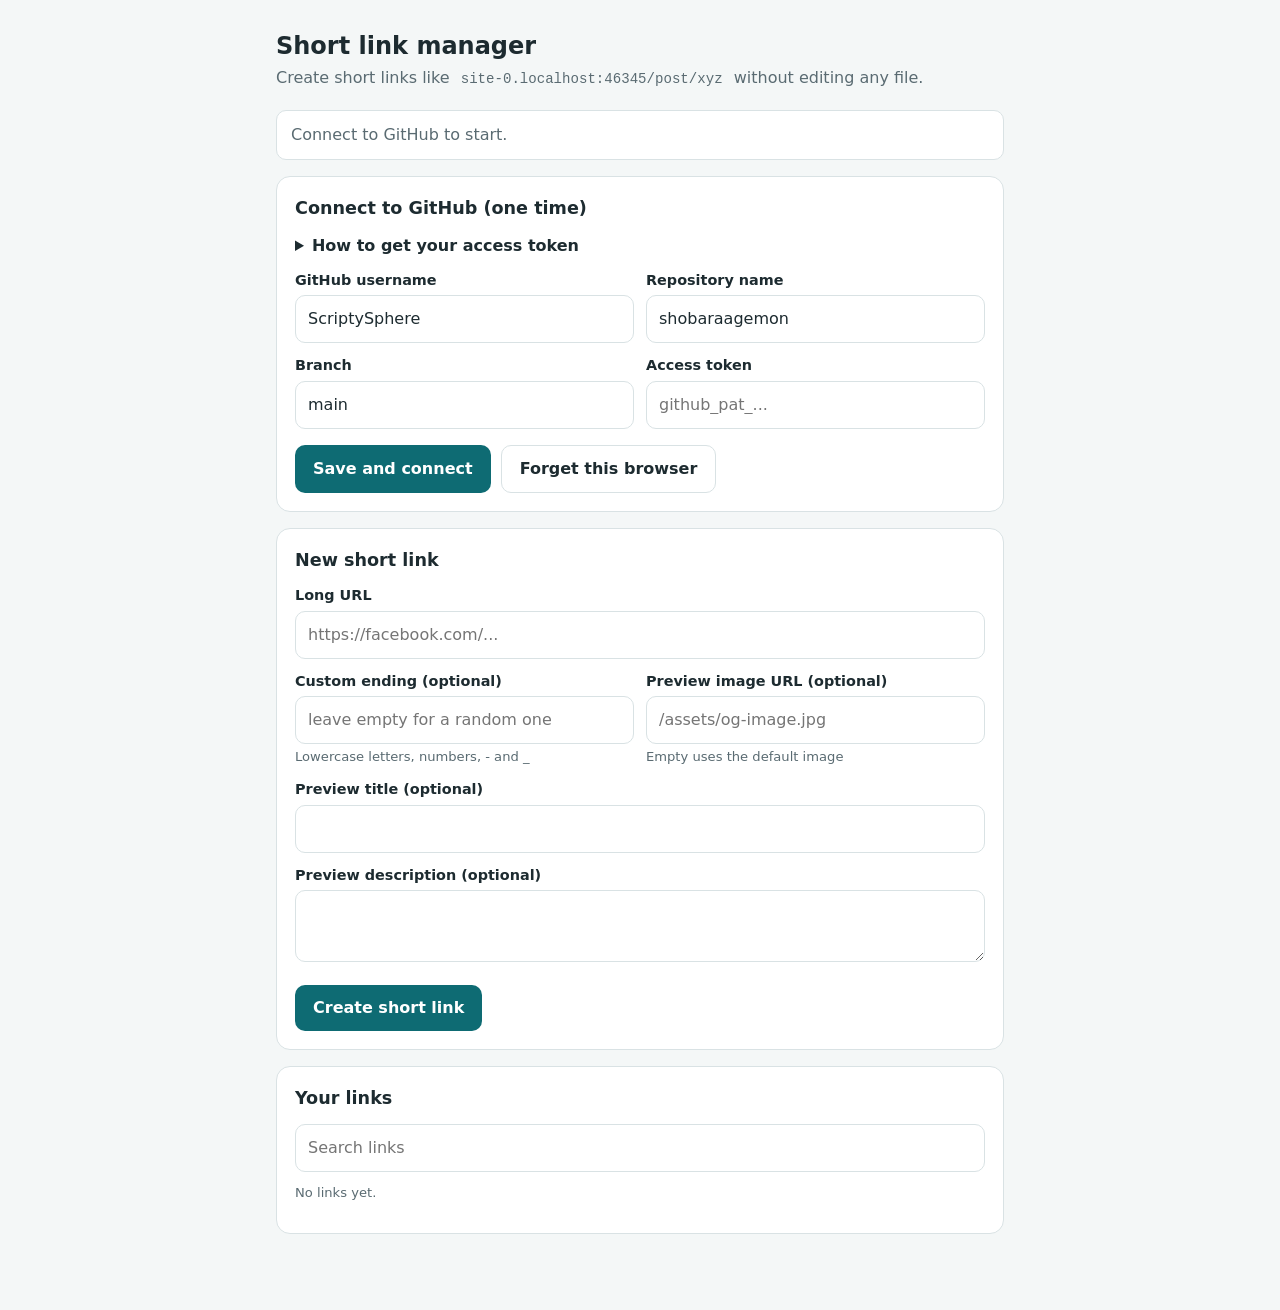
<file: admin.html>
<!DOCTYPE html>
<html lang="en">
<head>
<meta charset="UTF-8">
<meta name="viewport" content="width=device-width, initial-scale=1">
<meta name="robots" content="noindex, nofollow">
<title>Short link manager - Shobar Aage Mon</title>
<style>
  :root{
    --bg:#f4f7f7; --card:#ffffff; --ink:#1d2b30; --muted:#5a6b72; --line:#d9e2e4;
    --brand:#0e6b73; --brand-ink:#ffffff; --danger:#b3261e; --ok:#1b7a43;
  }
  @media (prefers-color-scheme: dark){
    :root{--bg:#0f1719; --card:#162124; --ink:#e6eef0; --muted:#9fb1b7; --line:#2a3a3e;
      --brand:#4fc3cd; --brand-ink:#06292c; --danger:#ff8a80; --ok:#6fdc9a;}
  }
  *{box-sizing:border-box}
  body{margin:0;background:var(--bg);color:var(--ink);font:16px/1.5 system-ui,-apple-system,"Segoe UI",Roboto,sans-serif}
  .wrap{max-width:760px;margin:0 auto;padding:20px 16px 60px}
  h1{font-size:1.5rem;margin:8px 0 2px}
  h2{font-size:1.1rem;margin:0 0 12px}
  p.sub{margin:0 0 20px;color:var(--muted)}
  section{background:var(--card);border:1px solid var(--line);border-radius:14px;padding:18px;margin-bottom:16px}
  label{display:block;font-weight:600;font-size:.9rem;margin:12px 0 4px}
  input,textarea{width:100%;padding:11px 12px;border:1px solid var(--line);border-radius:10px;background:transparent;color:var(--ink);font:inherit}
  input:focus,textarea:focus,button:focus-visible,a:focus-visible{outline:3px solid var(--brand);outline-offset:1px}
  textarea{min-height:70px;resize:vertical}
  .hint{font-size:.82rem;color:var(--muted);margin-top:3px}
  .row{display:grid;grid-template-columns:1fr 1fr;gap:12px}
  @media(max-width:560px){.row{grid-template-columns:1fr}}
  button{font:inherit;font-weight:600;border:0;border-radius:10px;padding:11px 18px;cursor:pointer;background:var(--brand);color:var(--brand-ink)}
  button.ghost{background:transparent;color:var(--ink);border:1px solid var(--line)}
  button.danger{background:transparent;color:var(--danger);border:1px solid var(--line)}
  button:disabled{opacity:.55;cursor:wait}
  .actions{display:flex;gap:10px;margin-top:16px;flex-wrap:wrap}
  #msg{margin:0 0 16px;padding:12px 14px;border-radius:10px;display:none;border:1px solid var(--line);background:var(--card)}
  #msg.ok{display:block;border-color:var(--ok);color:var(--ok)}
  #msg.err{display:block;border-color:var(--danger);color:var(--danger)}
  #msg.info{display:block;color:var(--muted)}
  .result{display:none;margin-top:16px;padding:14px;border:1px dashed var(--brand);border-radius:10px;word-break:break-all}
  .result strong{display:block;font-size:1.05rem;color:var(--brand);margin-bottom:8px}
  ul{list-style:none;margin:0;padding:0}
  li.item{padding:12px 0;border-top:1px solid var(--line);display:grid;gap:4px}
  li.item:first-child{border-top:0}
  .short{font-weight:700;color:var(--brand);word-break:break-all}
  .long{color:var(--muted);font-size:.85rem;word-break:break-all}
  .item .actions{margin-top:6px}
  .item button{padding:6px 12px;font-size:.85rem}
  details summary{cursor:pointer;font-weight:600}
  details ol{padding-left:20px;color:var(--muted);font-size:.92rem}
  code{background:var(--bg);padding:1px 6px;border-radius:5px;font-size:.88em}
  input[type=search]{margin-bottom:8px}
</style>
</head>
<body>
<div class="wrap">
  <h1>Short link manager</h1>
  <p class="sub">Create short links like <code id="exampleUrl"></code> without editing any file.</p>

  <div id="msg" role="status" aria-live="polite"></div>

  <section id="setup">
    <h2>Connect to GitHub (one time)</h2>
    <details id="howto">
      <summary>How to get your access token</summary>
      <ol>
        <li>Open GitHub, then Settings, Developer settings, Personal access tokens, Fine-grained tokens, Generate new token.</li>
        <li>Repository access: choose <b>Only select repositories</b> and pick this repository.</li>
        <li>Permissions, Repository permissions: set <b>Contents</b> to <b>Read and write</b>.</li>
        <li>Generate, copy the token (starts with <code>github_pat_</code>) and paste it below.</li>
      </ol>
      <p class="hint">The token stays in this browser only. It is sent only to api.github.com.</p>
    </details>
    <div class="row">
      <div><label for="owner">GitHub username</label><input id="owner" autocomplete="off"></div>
      <div><label for="repo">Repository name</label><input id="repo" autocomplete="off"></div>
    </div>
    <div class="row">
      <div><label for="branch">Branch</label><input id="branch" value="main" autocomplete="off"></div>
      <div><label for="token">Access token</label><input id="token" type="password" autocomplete="off" placeholder="github_pat_..."></div>
    </div>
    <div class="actions">
      <button id="saveSetup">Save and connect</button>
      <button id="forget" class="ghost">Forget this browser</button>
    </div>
  </section>

  <section id="create">
    <h2>New short link</h2>
    <label for="url">Long URL</label>
    <input id="url" type="url" inputmode="url" placeholder="https://facebook.com/...">
    <div class="row">
      <div>
        <label for="code">Custom ending (optional)</label>
        <input id="code" autocomplete="off" placeholder="leave empty for a random one">
        <div class="hint">Lowercase letters, numbers, - and _</div>
      </div>
      <div>
        <label for="image">Preview image URL (optional)</label>
        <input id="image" placeholder="/assets/og-image.jpg">
        <div class="hint">Empty uses the default image</div>
      </div>
    </div>
    <label for="title">Preview title (optional)</label>
    <input id="title" maxlength="100">
    <label for="desc">Preview description (optional)</label>
    <textarea id="desc" maxlength="200"></textarea>
    <div class="actions"><button id="create-btn">Create short link</button></div>
    <div class="result" id="result" tabindex="-1">
      <strong id="resultUrl"></strong>
      <button id="copyNew" class="ghost">Copy link</button>
      <div class="hint">Social previews work after about a minute, when the site finishes publishing. The link redirects right away.</div>
    </div>
  </section>

  <section id="list">
    <h2>Your links <span id="count" class="hint"></span></h2>
    <input id="search" type="search" placeholder="Search links">
    <ul id="items"></ul>
    <p id="empty" class="hint">No links yet.</p>
  </section>
</div>

<script>
(function () {
  "use strict";
  var $ = function (id) { return document.getElementById(id); };
  var CODE_RE = /^[a-z0-9][a-z0-9_-]*$/;
  var KEY = "sam_admin_v1";
  var cfg = {};
  var links = [];
  var sha = null;

  $("exampleUrl").textContent = location.host + "/post/xyz";

  // ---------- helpers ----------
  function msg(text, type) {
    var m = $("msg");
    m.className = type || "info";
    m.textContent = text;
    if (!text) m.className = "";
  }
  function b64enc(str) {
    var bytes = new TextEncoder().encode(str), bin = "";
    bytes.forEach(function (b) { bin += String.fromCharCode(b); });
    return btoa(bin);
  }
  function b64dec(b64) {
    var bin = atob(b64.replace(/\s/g, "")), arr = new Uint8Array(bin.length);
    for (var i = 0; i < bin.length; i++) arr[i] = bin.charCodeAt(i);
    return new TextDecoder().decode(arr);
  }
  function api(path, opts) {
    opts = opts || {};
    opts.headers = Object.assign({
      "Accept": "application/vnd.github+json",
      "Authorization": "Bearer " + cfg.token,
      "X-GitHub-Api-Version": "2022-11-28"
    }, opts.headers || {});
    return fetch("https://api.github.com/repos/" + cfg.owner + "/" + cfg.repo + path, opts)
      .then(function (r) {
        return r.json().catch(function () { return {}; }).then(function (data) {
          if (!r.ok) { var e = new Error(data.message || ("HTTP " + r.status)); e.status = r.status; throw e; }
          return data;
        });
      });
  }
  function shortUrl(code) { return location.origin + "/post/" + code; }
  function randomCode() {
    var chars = "abcdefghjkmnpqrstuvwxyz23456789", s = "";
    var a = new Uint32Array(6); crypto.getRandomValues(a);
    for (var i = 0; i < 6; i++) s += chars[a[i] % chars.length];
    return s;
  }
  function copy(text) {
    if (navigator.clipboard && navigator.clipboard.writeText)
      return navigator.clipboard.writeText(text).then(function () { msg("Copied: " + text, "ok"); });
    var t = document.createElement("textarea"); t.value = text; document.body.appendChild(t);
    t.select(); document.execCommand("copy"); t.remove(); msg("Copied: " + text, "ok");
    return Promise.resolve();
  }
  function busy(btn, on) { btn.disabled = on; }

  // ---------- setup ----------
  function loadCfg() {
    try { cfg = JSON.parse(localStorage.getItem(KEY)) || {}; } catch (e) { cfg = {}; }
    if (!cfg.owner && location.hostname.endsWith(".github.io")) {
      cfg.owner = location.hostname.split(".")[0];
      cfg.repo = location.pathname.split("/")[1] || "";
    }
    $("owner").value = cfg.owner || "ScriptySphere";
    $("repo").value = cfg.repo || "shobaraagemon";
    $("branch").value = cfg.branch || "main";
    $("token").value = cfg.token || "";
  }
  $("saveSetup").onclick = function () {
    cfg = {
      owner: $("owner").value.trim(), repo: $("repo").value.trim(),
      branch: $("branch").value.trim() || "main", token: $("token").value.trim()
    };
    if (!cfg.owner || !cfg.repo || !cfg.token) return msg("Fill in username, repository and token.", "err");
    try { localStorage.setItem(KEY, JSON.stringify(cfg)); } catch (e) {}
    fetchLinks();
  };
  $("forget").onclick = function () {
    try { localStorage.removeItem(KEY); } catch (e) {}
    cfg = {}; links = []; render(); $("token").value = "";
    msg("Token removed from this browser.", "ok");
  };

  // ---------- data ----------
  function fetchLinks() {
    msg("Loading links...", "info");
    return api("/contents/links.json?ref=" + encodeURIComponent(cfg.branch) + "&t=" + Date.now())
      .then(function (f) {
        sha = f.sha;
        var parsed = JSON.parse(b64dec(f.content) || "[]");
        links = Array.isArray(parsed) ? parsed : [];
        render(); msg("Connected. " + links.length + " link(s) loaded.", "ok");
        $("howto").open = false;
      })
      .catch(function (e) {
        if (e.status === 404) msg("links.json not found. Upload it to the repository root first, and check the repository name and branch.", "err");
        else if (e.status === 401) msg("The token is invalid or expired. Create a new one.", "err");
        else msg("Could not load links: " + e.message, "err");
      });
  }
  function save(newLinks, message) {
    var body = {
      message: message, branch: cfg.branch, sha: sha,
      content: b64enc(JSON.stringify(newLinks, null, 2) + "\n")
    };
    return api("/contents/links.json", { method: "PUT", body: JSON.stringify(body) })
      .then(function (r) { sha = r.content.sha; links = newLinks; render(); });
  }
  // Re-fetch the newest file, apply a change, and save (avoids overwriting other edits)
  function mutate(fn, message) {
    return api("/contents/links.json?ref=" + encodeURIComponent(cfg.branch) + "&t=" + Date.now())
      .then(function (f) {
        sha = f.sha;
        var current = JSON.parse(b64dec(f.content) || "[]");
        var next = fn(current);
        return save(next, message);
      });
  }

  // ---------- UI ----------
  function render() {
    var q = $("search").value.trim().toLowerCase();
    var ul = $("items"); ul.innerHTML = "";
    var shown = links.slice().reverse().filter(function (l) {
      return !q || (l.code + " " + l.url + " " + (l.title || "")).toLowerCase().indexOf(q) > -1;
    });
    shown.forEach(function (l) {
      var li = document.createElement("li"); li.className = "item";
      var s = document.createElement("div"); s.className = "short"; s.textContent = shortUrl(l.code);
      var t = document.createElement("div"); t.textContent = l.title || "";
      var u = document.createElement("div"); u.className = "long"; u.textContent = l.url;
      var a = document.createElement("div"); a.className = "actions";
      var c = document.createElement("button"); c.className = "ghost"; c.textContent = "Copy";
      c.onclick = function () { copy(shortUrl(l.code)); };
      var d = document.createElement("button"); d.className = "danger"; d.textContent = "Delete";
      d.onclick = function () {
        if (!confirm("Delete " + shortUrl(l.code) + " ?")) return;
        busy(d, true);
        mutate(function (cur) { return cur.filter(function (x) { return x.code !== l.code; }); }, "Delete short link " + l.code)
          .then(function () { msg("Deleted. The page is removed after the site republishes (about a minute).", "ok"); })
          .catch(function (e) { busy(d, false); msg("Delete failed: " + e.message, "err"); });
      };
      a.appendChild(c); a.appendChild(d);
      li.appendChild(s); if (l.title) li.appendChild(t); li.appendChild(u); li.appendChild(a);
      ul.appendChild(li);
    });
    $("count").textContent = links.length ? "(" + links.length + ")" : "";
    $("empty").style.display = shown.length ? "none" : "block";
  }
  $("search").oninput = render;

  var lastShort = "";
  $("copyNew").onclick = function () { copy(lastShort); };

  $("create-btn").onclick = function () {
    var btn = $("create-btn");
    if (!cfg.token) return msg("Connect to GitHub first (section above).", "err");
    var url = $("url").value.trim();
    var code = $("code").value.trim().toLowerCase();
    if (!/^https?:\/\//i.test(url)) return msg("The long URL must start with http:// or https://", "err");
    if (code && !CODE_RE.test(code)) return msg("Custom ending can use lowercase letters, numbers, - and _ only.", "err");

    var entry = { code: code, url: url };
    if ($("title").value.trim()) entry.title = $("title").value.trim();
    if ($("desc").value.trim()) entry.description = $("desc").value.trim();
    if ($("image").value.trim()) entry.image = $("image").value.trim();

    busy(btn, true); msg("Saving...", "info");
    var finalCode;
    mutate(function (cur) {
      var taken = {}; cur.forEach(function (l) { taken[l.code] = 1; });
      if (code) {
        if (taken[code]) throw new Error("The ending \"" + code + "\" is already used.");
        finalCode = code;
      } else {
        do { finalCode = randomCode(); } while (taken[finalCode]);
      }
      entry.code = finalCode;
      cur.push(entry);
      return cur;
    }, "Add short link " + (code || "(auto)"))
    .then(function () {
      lastShort = shortUrl(finalCode);
      $("resultUrl").textContent = lastShort;
      $("result").style.display = "block"; $("result").focus();
      msg("Created.", "ok");
      ["url", "code", "title", "desc", "image"].forEach(function (id) { $(id).value = ""; });
      copy(lastShort).catch(function () {});
    })
    .catch(function (e) { msg("Could not save: " + e.message, "err"); })
    .then(function () { busy(btn, false); });
  };

  loadCfg();
  if (cfg.token) fetchLinks(); else msg("Connect to GitHub to start.", "info");
})();
</script>
</body>
</html>
</file>
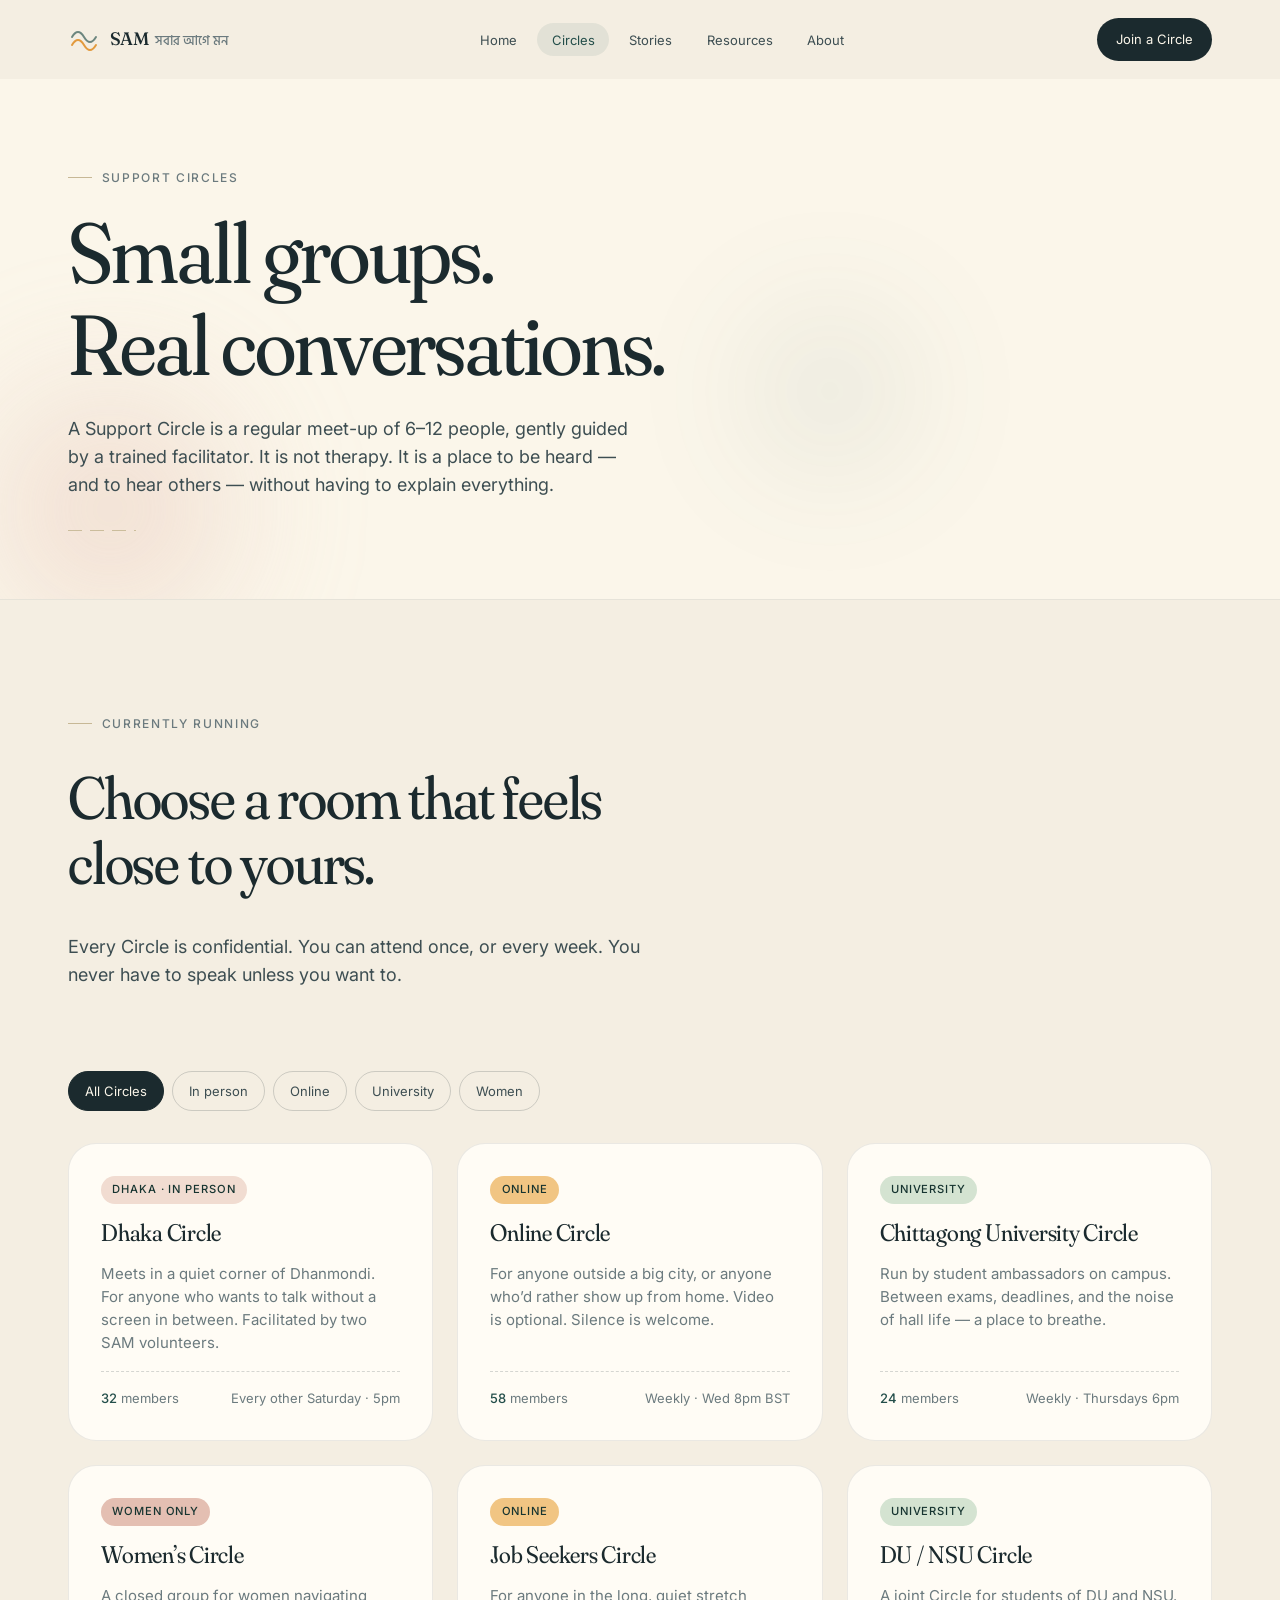
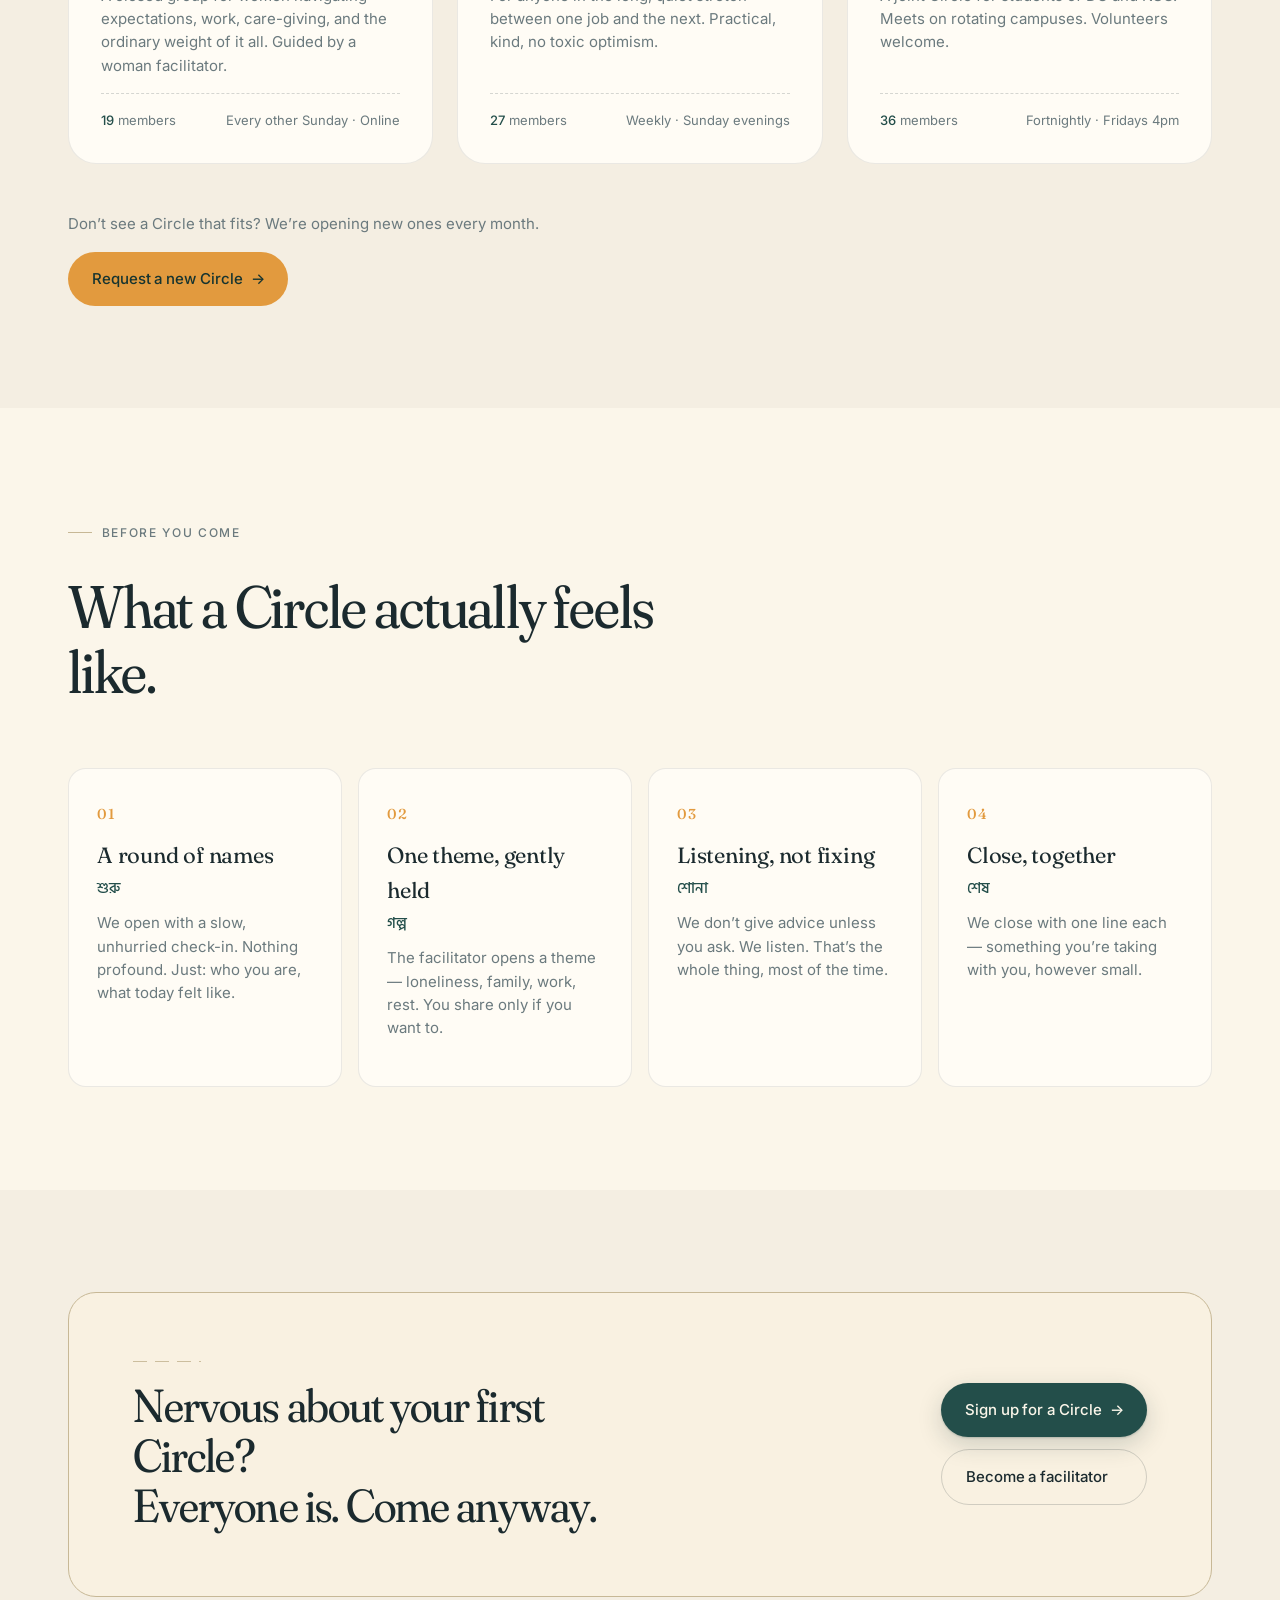
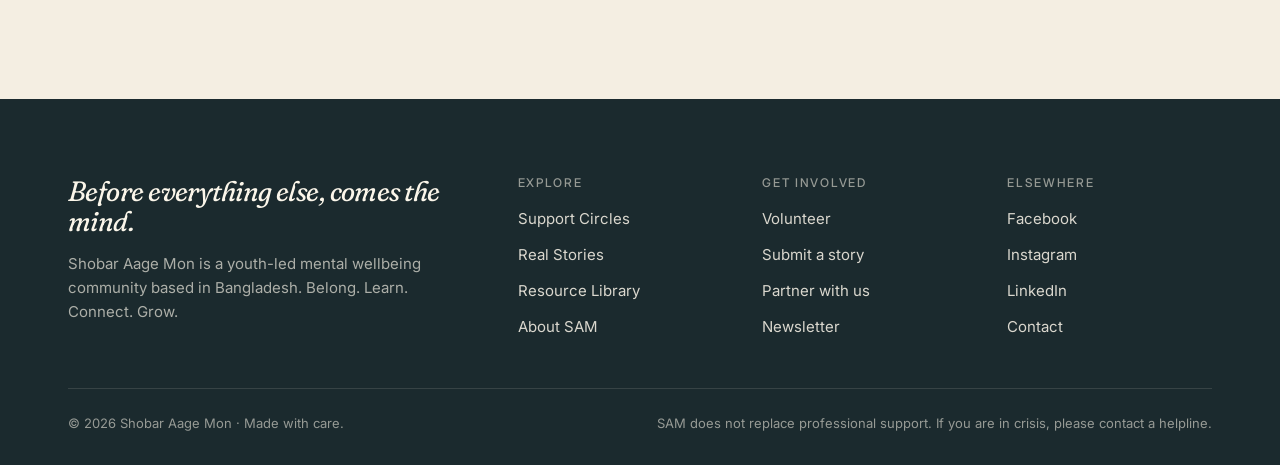
<file: circles.html>
<!DOCTYPE html>
<html lang="en">
<head>
  <meta charset="UTF-8">
  <meta name="viewport" content="width=device-width, initial-scale=1.0">
  <title>Support Circles — Shobar Aage Mon</title>
  <meta name="description" content="Small, safe groups. Meet regularly, share what you want, keep what you don't. Find your Circle.">
  <meta name="theme-color" content="#F4EEE2">
  <link rel="preconnect" href="https://fonts.googleapis.com">
  <link rel="preconnect" href="https://fonts.gstatic.com" crossorigin>
  <link href="https://fonts.googleapis.com/css2?family=Fraunces:opsz,wght,SOFT@9..144,300..700,30..100&family=Hind+Siliguri:wght@300;400;500;600;700&family=Inter:wght@300;400;500;600&display=swap" rel="stylesheet">
  <link rel="stylesheet" href="style.css">
</head>
<body>

<a class="skip" href="#main">Skip to content</a>

<header class="nav" data-nav>
  <div class="nav__inner">
    <a href="index.html" class="brand" aria-label="Shobar Aage Mon — home">
      <span class="brand__mark" aria-hidden="true">
        <svg viewBox="0 0 32 32" fill="none">
          <path d="M4 22 Q10 12 16 22 T28 22" stroke="currentColor" stroke-width="2" stroke-linecap="round" fill="none"/>
          <path d="M4 14 Q10 4 16 14 T28 14" stroke="#234E4A" stroke-width="2" stroke-linecap="round" fill="none" opacity="0.65"/>
        </svg>
      </span>
      <span class="brand__name">SAM<span class="brand__sub">সবার আগে মন</span></span>
    </a>
    <ul class="nav__links">
      <li><a class="nav__link" href="index.html">Home</a></li>
      <li><a class="nav__link" href="circles.html" aria-current="page">Circles</a></li>
      <li><a class="nav__link" href="stories.html">Stories</a></li>
      <li><a class="nav__link" href="resources.html">Resources</a></li>
      <li><a class="nav__link" href="about.html">About</a></li>
    </ul>
    <a href="#circles-list" class="nav__cta">Join a Circle</a>
    <button class="nav__toggle" data-nav-toggle aria-label="Open menu" aria-expanded="false">
      <span></span><span></span><span></span>
    </button>
  </div>
</header>

<main id="main">

<section class="page-head">
  <div class="hero__ambient" data-ambient>
    <span class="blob blob--2"></span>
    <span class="blob blob--3"></span>
  </div>
  <div class="wrap" style="position:relative;z-index:2;">
    <p class="eyebrow page-head__eyebrow reveal">Support Circles</p>
    <h1 class="page-head__title reveal" data-delay="1">Small groups.<br>Real conversations.</h1>
    <p class="lead page-head__lead reveal" data-delay="2">
      A Support Circle is a regular meet-up of 6&ndash;12 people, gently guided by a trained facilitator. It is not therapy. It is a place to be heard &mdash; and to hear others &mdash; without having to explain everything.
    </p>
    <div class="reveal" data-delay="3" style="margin-top:1.75rem;">
      <span class="stitch stitch--short" aria-hidden="true"></span>
    </div>
  </div>
</section>

<section class="section" id="circles-list">
  <div class="wrap">
    <div class="section__head reveal">
      <p class="eyebrow">Currently running</p>
      <h2>Choose a room that feels close to yours.</h2>
      <p class="lead">Every Circle is confidential. You can attend once, or every week. You never have to speak unless you want to.</p>
    </div>

    <div class="chips reveal" data-delay="1" data-filter="circles" role="group" aria-label="Filter circles">
      <button class="chip is-on" data-val="all">All Circles</button>
      <button class="chip" data-val="in-person">In person</button>
      <button class="chip" data-val="online">Online</button>
      <button class="chip" data-val="university">University</button>
      <button class="chip" data-val="women">Women</button>
    </div>

    <div class="grid grid--3" data-filter-target="circles">

      <article class="card circle-card reveal" data-cat="in-person">
        <span class="circle-card__tag">Dhaka · In person</span>
        <h3>Dhaka Circle</h3>
        <p>Meets in a quiet corner of Dhanmondi. For anyone who wants to talk without a screen in between. Facilitated by two SAM volunteers.</p>
        <div class="circle-card__meta">
          <span><strong>32</strong> members</span>
          <span>Every other Saturday · 5pm</span>
        </div>
      </article>

      <article class="card circle-card reveal" data-cat="online" data-delay="1">
        <span class="circle-card__tag circle-card__tag--online">Online</span>
        <h3>Online Circle</h3>
        <p>For anyone outside a big city, or anyone who&rsquo;d rather show up from home. Video is optional. Silence is welcome.</p>
        <div class="circle-card__meta">
          <span><strong>58</strong> members</span>
          <span>Weekly · Wed 8pm BST</span>
        </div>
      </article>

      <article class="card circle-card reveal" data-cat="university" data-delay="2">
        <span class="circle-card__tag circle-card__tag--university">University</span>
        <h3>Chittagong University Circle</h3>
        <p>Run by student ambassadors on campus. Between exams, deadlines, and the noise of hall life &mdash; a place to breathe.</p>
        <div class="circle-card__meta">
          <span><strong>24</strong> members</span>
          <span>Weekly · Thursdays 6pm</span>
        </div>
      </article>

      <article class="card circle-card reveal" data-cat="women">
        <span class="circle-card__tag circle-card__tag--women">Women only</span>
        <h3>Women&rsquo;s Circle</h3>
        <p>A closed group for women navigating expectations, work, care-giving, and the ordinary weight of it all. Guided by a woman facilitator.</p>
        <div class="circle-card__meta">
          <span><strong>19</strong> members</span>
          <span>Every other Sunday · Online</span>
        </div>
      </article>

      <article class="card circle-card reveal" data-cat="online" data-delay="1">
        <span class="circle-card__tag circle-card__tag--online">Online</span>
        <h3>Job Seekers Circle</h3>
        <p>For anyone in the long, quiet stretch between one job and the next. Practical, kind, no toxic optimism.</p>
        <div class="circle-card__meta">
          <span><strong>27</strong> members</span>
          <span>Weekly · Sunday evenings</span>
        </div>
      </article>

      <article class="card circle-card reveal" data-cat="university" data-delay="2">
        <span class="circle-card__tag circle-card__tag--university">University</span>
        <h3>DU / NSU Circle</h3>
        <p>A joint Circle for students of DU and NSU. Meets on rotating campuses. Volunteers welcome.</p>
        <div class="circle-card__meta">
          <span><strong>36</strong> members</span>
          <span>Fortnightly · Fridays 4pm</span>
        </div>
      </article>

    </div>

    <div class="reveal" data-delay="3" style="margin-top:3rem;">
      <p style="color:var(--ink-muted); font-size:var(--step-0); margin-bottom:1rem;">Don&rsquo;t see a Circle that fits? We&rsquo;re opening new ones every month.</p>
      <a href="about.html" class="btn btn--marigold">Request a new Circle <span class="btn__arrow" aria-hidden="true">&rarr;</span></a>
    </div>
  </div>
</section>

<section class="section section--warm">
  <div class="wrap">
    <div class="section__head reveal">
      <p class="eyebrow">Before you come</p>
      <h2>What a Circle actually feels like.</h2>
    </div>

    <div class="pillars">
      <div class="pillar reveal">
        <span class="pillar__num">01</span>
        <div class="pillar__title">A round of names <span class="pillar__title-bn">শুরু</span></div>
        <p>We open with a slow, unhurried check-in. Nothing profound. Just: who you are, what today felt like.</p>
      </div>
      <div class="pillar reveal" data-delay="1">
        <span class="pillar__num">02</span>
        <div class="pillar__title">One theme, gently held <span class="pillar__title-bn">গল্প</span></div>
        <p>The facilitator opens a theme &mdash; loneliness, family, work, rest. You share only if you want to.</p>
      </div>
      <div class="pillar reveal" data-delay="2">
        <span class="pillar__num">03</span>
        <div class="pillar__title">Listening, not fixing <span class="pillar__title-bn">শোনা</span></div>
        <p>We don&rsquo;t give advice unless you ask. We listen. That&rsquo;s the whole thing, most of the time.</p>
      </div>
      <div class="pillar reveal" data-delay="3">
        <span class="pillar__num">04</span>
        <div class="pillar__title">Close, together <span class="pillar__title-bn">শেষ</span></div>
        <p>We close with one line each &mdash; something you&rsquo;re taking with you, however small.</p>
      </div>
    </div>
  </div>
</section>

<section class="section">
  <div class="wrap">
    <div class="cta-band reveal">
      <div>
        <span class="stitch stitch--short" aria-hidden="true"></span>
        <h2>Nervous about your first Circle?<br>Everyone is. Come anyway.</h2>
      </div>
      <div class="cta-band__side">
        <a href="mailto:hello@shobaraagemon.org" class="btn btn--primary">Sign up for a Circle <span class="btn__arrow" aria-hidden="true">&rarr;</span></a>
        <a href="about.html" class="btn btn--ghost">Become a facilitator</a>
      </div>
    </div>
  </div>
</section>

</main>

<footer class="footer">
  <div class="wrap">
    <div class="footer__grid">
      <div class="footer__brand">
        <h3>Before everything else, comes the mind.</h3>
        <p>Shobar Aage Mon is a youth-led mental wellbeing community based in Bangladesh. Belong. Learn. Connect. Grow.</p>
      </div>
      <div>
        <h4>Explore</h4>
        <ul>
          <li><a href="circles.html">Support Circles</a></li>
          <li><a href="stories.html">Real Stories</a></li>
          <li><a href="resources.html">Resource Library</a></li>
          <li><a href="about.html">About SAM</a></li>
        </ul>
      </div>
      <div>
        <h4>Get involved</h4>
        <ul>
          <li><a href="about.html">Volunteer</a></li>
          <li><a href="about.html">Submit a story</a></li>
          <li><a href="about.html">Partner with us</a></li>
          <li><a href="about.html">Newsletter</a></li>
        </ul>
      </div>
      <div>
        <h4>Elsewhere</h4>
        <ul>
          <li><a href="#">Facebook</a></li>
          <li><a href="#">Instagram</a></li>
          <li><a href="#">LinkedIn</a></li>
          <li><a href="#">Contact</a></li>
        </ul>
      </div>
    </div>
    <div class="footer__bottom">
      <span>© <span data-year></span> Shobar Aage Mon · Made with care.</span>
      <span>SAM does not replace professional support. If you are in crisis, please contact a helpline.</span>
    </div>
  </div>
</footer>

<script src="script.js"></script>
</body>
</html>
</file>
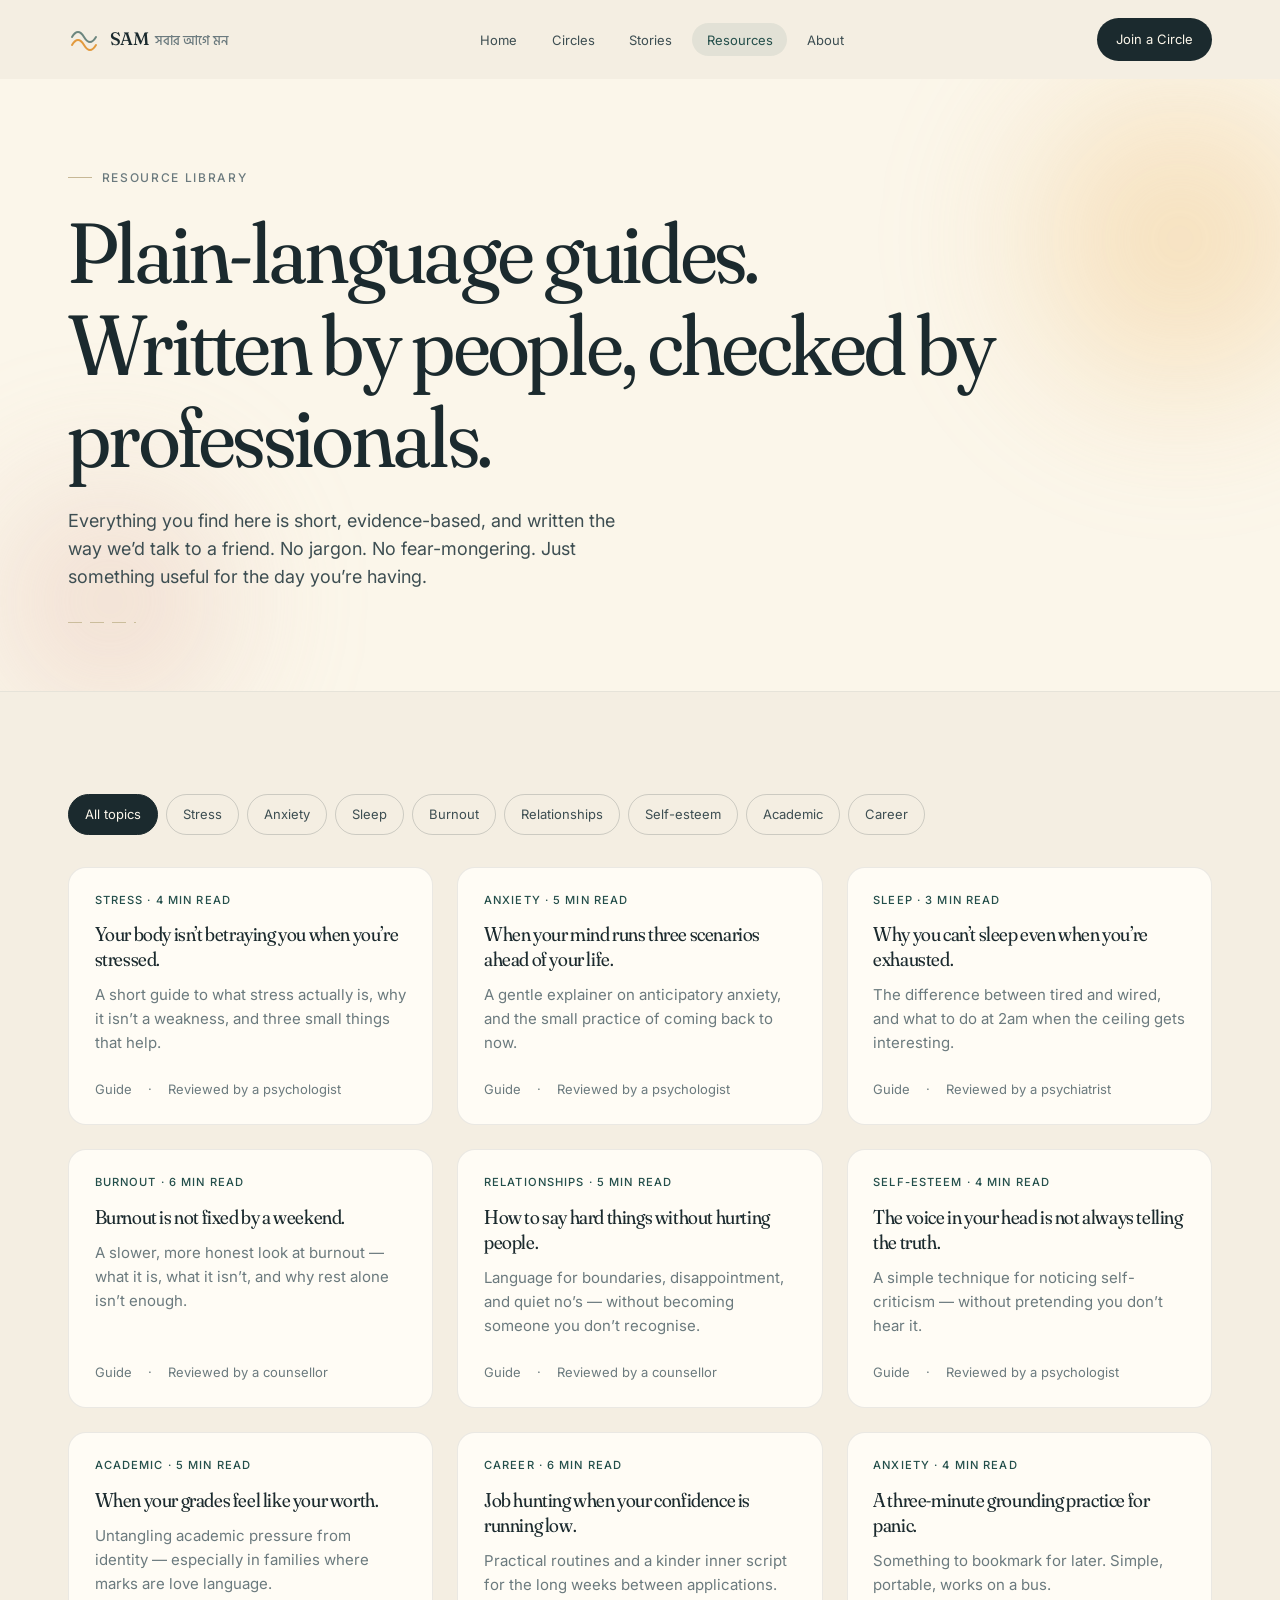
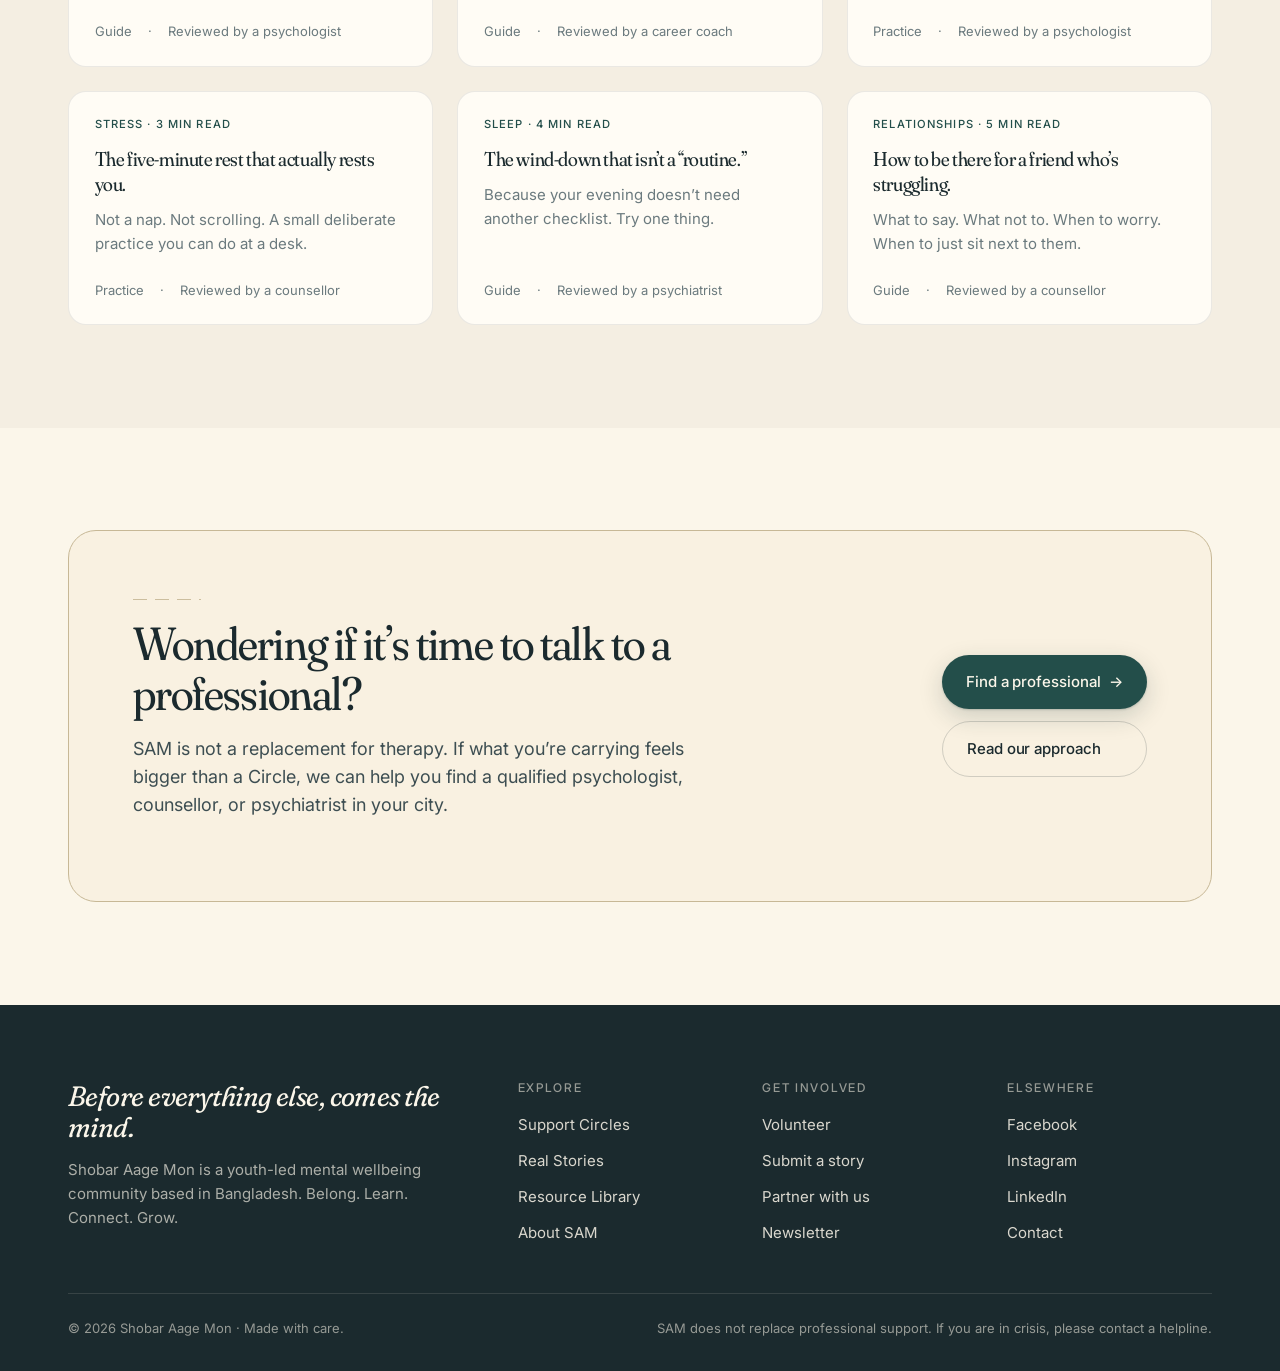
<file: resources.html>
<!DOCTYPE html>
<html lang="en">
<head>
  <meta charset="UTF-8">
  <meta name="viewport" content="width=device-width, initial-scale=1.0">
  <title>Resource Library — Shobar Aage Mon</title>
  <meta name="description" content="Evidence-based, plain-language guides on stress, anxiety, sleep, burnout, relationships, and more.">
  <meta name="theme-color" content="#F4EEE2">
  <link rel="preconnect" href="https://fonts.googleapis.com">
  <link rel="preconnect" href="https://fonts.gstatic.com" crossorigin>
  <link href="https://fonts.googleapis.com/css2?family=Fraunces:opsz,wght,SOFT@9..144,300..700,30..100&family=Hind+Siliguri:wght@300;400;500;600;700&family=Inter:wght@300;400;500;600&display=swap" rel="stylesheet">
  <link rel="stylesheet" href="style.css">
</head>
<body>

<a class="skip" href="#main">Skip to content</a>

<header class="nav" data-nav>
  <div class="nav__inner">
    <a href="index.html" class="brand" aria-label="Shobar Aage Mon — home">
      <span class="brand__mark" aria-hidden="true">
        <svg viewBox="0 0 32 32" fill="none">
          <path d="M4 22 Q10 12 16 22 T28 22" stroke="currentColor" stroke-width="2" stroke-linecap="round" fill="none"/>
          <path d="M4 14 Q10 4 16 14 T28 14" stroke="#234E4A" stroke-width="2" stroke-linecap="round" fill="none" opacity="0.65"/>
        </svg>
      </span>
      <span class="brand__name">SAM<span class="brand__sub">সবার আগে মন</span></span>
    </a>
    <ul class="nav__links">
      <li><a class="nav__link" href="index.html">Home</a></li>
      <li><a class="nav__link" href="circles.html">Circles</a></li>
      <li><a class="nav__link" href="stories.html">Stories</a></li>
      <li><a class="nav__link" href="resources.html" aria-current="page">Resources</a></li>
      <li><a class="nav__link" href="about.html">About</a></li>
    </ul>
    <a href="circles.html" class="nav__cta">Join a Circle</a>
    <button class="nav__toggle" data-nav-toggle aria-label="Open menu" aria-expanded="false">
      <span></span><span></span><span></span>
    </button>
  </div>
</header>

<main id="main">

<section class="page-head">
  <div class="hero__ambient" data-ambient>
    <span class="blob blob--1"></span>
    <span class="blob blob--2"></span>
  </div>
  <div class="wrap" style="position:relative;z-index:2;">
    <p class="eyebrow page-head__eyebrow reveal">Resource Library</p>
    <h1 class="page-head__title reveal" data-delay="1">Plain-language guides.<br>Written by people, checked by professionals.</h1>
    <p class="lead page-head__lead reveal" data-delay="2">
      Everything you find here is short, evidence-based, and written the way we&rsquo;d talk to a friend. No jargon. No fear-mongering. Just something useful for the day you&rsquo;re having.
    </p>
    <div class="reveal" data-delay="3" style="margin-top:1.75rem;">
      <span class="stitch stitch--short" aria-hidden="true"></span>
    </div>
  </div>
</section>

<section class="section">
  <div class="wrap">
    <div class="chips reveal" data-filter="resources" role="group" aria-label="Filter resources">
      <button class="chip is-on" data-val="all">All topics</button>
      <button class="chip" data-val="stress">Stress</button>
      <button class="chip" data-val="anxiety">Anxiety</button>
      <button class="chip" data-val="sleep">Sleep</button>
      <button class="chip" data-val="burnout">Burnout</button>
      <button class="chip" data-val="relationships">Relationships</button>
      <button class="chip" data-val="selfesteem">Self-esteem</button>
      <button class="chip" data-val="academic">Academic</button>
      <button class="chip" data-val="career">Career</button>
    </div>

    <div class="grid grid--3" data-filter-target="resources">

      <a href="#" class="resource reveal" data-cat="stress">
        <span class="resource__tag">Stress · 4 min read</span>
        <h3 class="resource__title">Your body isn&rsquo;t betraying you when you&rsquo;re stressed.</h3>
        <p style="color:var(--ink-muted); font-size:var(--step-0); margin:0;">A short guide to what stress actually is, why it isn&rsquo;t a weakness, and three small things that help.</p>
        <div class="resource__meta"><span>Guide</span><span>·</span><span>Reviewed by a psychologist</span></div>
      </a>

      <a href="#" class="resource reveal" data-cat="anxiety" data-delay="1">
        <span class="resource__tag">Anxiety · 5 min read</span>
        <h3 class="resource__title">When your mind runs three scenarios ahead of your life.</h3>
        <p style="color:var(--ink-muted); font-size:var(--step-0); margin:0;">A gentle explainer on anticipatory anxiety, and the small practice of coming back to now.</p>
        <div class="resource__meta"><span>Guide</span><span>·</span><span>Reviewed by a psychologist</span></div>
      </a>

      <a href="#" class="resource reveal" data-cat="sleep" data-delay="2">
        <span class="resource__tag">Sleep · 3 min read</span>
        <h3 class="resource__title">Why you can&rsquo;t sleep even when you&rsquo;re exhausted.</h3>
        <p style="color:var(--ink-muted); font-size:var(--step-0); margin:0;">The difference between tired and wired, and what to do at 2am when the ceiling gets interesting.</p>
        <div class="resource__meta"><span>Guide</span><span>·</span><span>Reviewed by a psychiatrist</span></div>
      </a>

      <a href="#" class="resource reveal" data-cat="burnout">
        <span class="resource__tag">Burnout · 6 min read</span>
        <h3 class="resource__title">Burnout is not fixed by a weekend.</h3>
        <p style="color:var(--ink-muted); font-size:var(--step-0); margin:0;">A slower, more honest look at burnout &mdash; what it is, what it isn&rsquo;t, and why rest alone isn&rsquo;t enough.</p>
        <div class="resource__meta"><span>Guide</span><span>·</span><span>Reviewed by a counsellor</span></div>
      </a>

      <a href="#" class="resource reveal" data-cat="relationships" data-delay="1">
        <span class="resource__tag">Relationships · 5 min read</span>
        <h3 class="resource__title">How to say hard things without hurting people.</h3>
        <p style="color:var(--ink-muted); font-size:var(--step-0); margin:0;">Language for boundaries, disappointment, and quiet no&rsquo;s &mdash; without becoming someone you don&rsquo;t recognise.</p>
        <div class="resource__meta"><span>Guide</span><span>·</span><span>Reviewed by a counsellor</span></div>
      </a>

      <a href="#" class="resource reveal" data-cat="selfesteem" data-delay="2">
        <span class="resource__tag">Self-esteem · 4 min read</span>
        <h3 class="resource__title">The voice in your head is not always telling the truth.</h3>
        <p style="color:var(--ink-muted); font-size:var(--step-0); margin:0;">A simple technique for noticing self-criticism &mdash; without pretending you don&rsquo;t hear it.</p>
        <div class="resource__meta"><span>Guide</span><span>·</span><span>Reviewed by a psychologist</span></div>
      </a>

      <a href="#" class="resource reveal" data-cat="academic">
        <span class="resource__tag">Academic · 5 min read</span>
        <h3 class="resource__title">When your grades feel like your worth.</h3>
        <p style="color:var(--ink-muted); font-size:var(--step-0); margin:0;">Untangling academic pressure from identity &mdash; especially in families where marks are love language.</p>
        <div class="resource__meta"><span>Guide</span><span>·</span><span>Reviewed by a psychologist</span></div>
      </a>

      <a href="#" class="resource reveal" data-cat="career" data-delay="1">
        <span class="resource__tag">Career · 6 min read</span>
        <h3 class="resource__title">Job hunting when your confidence is running low.</h3>
        <p style="color:var(--ink-muted); font-size:var(--step-0); margin:0;">Practical routines and a kinder inner script for the long weeks between applications.</p>
        <div class="resource__meta"><span>Guide</span><span>·</span><span>Reviewed by a career coach</span></div>
      </a>

      <a href="#" class="resource reveal" data-cat="anxiety" data-delay="2">
        <span class="resource__tag">Anxiety · 4 min read</span>
        <h3 class="resource__title">A three-minute grounding practice for panic.</h3>
        <p style="color:var(--ink-muted); font-size:var(--step-0); margin:0;">Something to bookmark for later. Simple, portable, works on a bus.</p>
        <div class="resource__meta"><span>Practice</span><span>·</span><span>Reviewed by a psychologist</span></div>
      </a>

      <a href="#" class="resource reveal" data-cat="stress">
        <span class="resource__tag">Stress · 3 min read</span>
        <h3 class="resource__title">The five-minute rest that actually rests you.</h3>
        <p style="color:var(--ink-muted); font-size:var(--step-0); margin:0;">Not a nap. Not scrolling. A small deliberate practice you can do at a desk.</p>
        <div class="resource__meta"><span>Practice</span><span>·</span><span>Reviewed by a counsellor</span></div>
      </a>

      <a href="#" class="resource reveal" data-cat="sleep" data-delay="1">
        <span class="resource__tag">Sleep · 4 min read</span>
        <h3 class="resource__title">The wind-down that isn&rsquo;t a &ldquo;routine.&rdquo;</h3>
        <p style="color:var(--ink-muted); font-size:var(--step-0); margin:0;">Because your evening doesn&rsquo;t need another checklist. Try one thing.</p>
        <div class="resource__meta"><span>Guide</span><span>·</span><span>Reviewed by a psychiatrist</span></div>
      </a>

      <a href="#" class="resource reveal" data-cat="relationships" data-delay="2">
        <span class="resource__tag">Relationships · 5 min read</span>
        <h3 class="resource__title">How to be there for a friend who&rsquo;s struggling.</h3>
        <p style="color:var(--ink-muted); font-size:var(--step-0); margin:0;">What to say. What not to. When to worry. When to just sit next to them.</p>
        <div class="resource__meta"><span>Guide</span><span>·</span><span>Reviewed by a counsellor</span></div>
      </a>

    </div>
  </div>
</section>

<section class="section section--warm">
  <div class="wrap">
    <div class="cta-band reveal">
      <div>
        <span class="stitch stitch--short" aria-hidden="true"></span>
        <h2>Wondering if it&rsquo;s time to talk to a professional?</h2>
        <p class="lead" style="margin-top:1rem;">SAM is not a replacement for therapy. If what you&rsquo;re carrying feels bigger than a Circle, we can help you find a qualified psychologist, counsellor, or psychiatrist in your city.</p>
      </div>
      <div class="cta-band__side">
        <a href="#" class="btn btn--primary">Find a professional <span class="btn__arrow" aria-hidden="true">&rarr;</span></a>
        <a href="about.html" class="btn btn--ghost">Read our approach</a>
      </div>
    </div>
  </div>
</section>

</main>

<footer class="footer">
  <div class="wrap">
    <div class="footer__grid">
      <div class="footer__brand">
        <h3>Before everything else, comes the mind.</h3>
        <p>Shobar Aage Mon is a youth-led mental wellbeing community based in Bangladesh. Belong. Learn. Connect. Grow.</p>
      </div>
      <div>
        <h4>Explore</h4>
        <ul>
          <li><a href="circles.html">Support Circles</a></li>
          <li><a href="stories.html">Real Stories</a></li>
          <li><a href="resources.html">Resource Library</a></li>
          <li><a href="about.html">About SAM</a></li>
        </ul>
      </div>
      <div>
        <h4>Get involved</h4>
        <ul>
          <li><a href="about.html">Volunteer</a></li>
          <li><a href="about.html">Submit a story</a></li>
          <li><a href="about.html">Partner with us</a></li>
          <li><a href="about.html">Newsletter</a></li>
        </ul>
      </div>
      <div>
        <h4>Elsewhere</h4>
        <ul>
          <li><a href="#">Facebook</a></li>
          <li><a href="#">Instagram</a></li>
          <li><a href="#">LinkedIn</a></li>
          <li><a href="#">Contact</a></li>
        </ul>
      </div>
    </div>
    <div class="footer__bottom">
      <span>© <span data-year></span> Shobar Aage Mon · Made with care.</span>
      <span>SAM does not replace professional support. If you are in crisis, please contact a helpline.</span>
    </div>
  </div>
</footer>

<script src="script.js"></script>
</body>
</html>
</file>
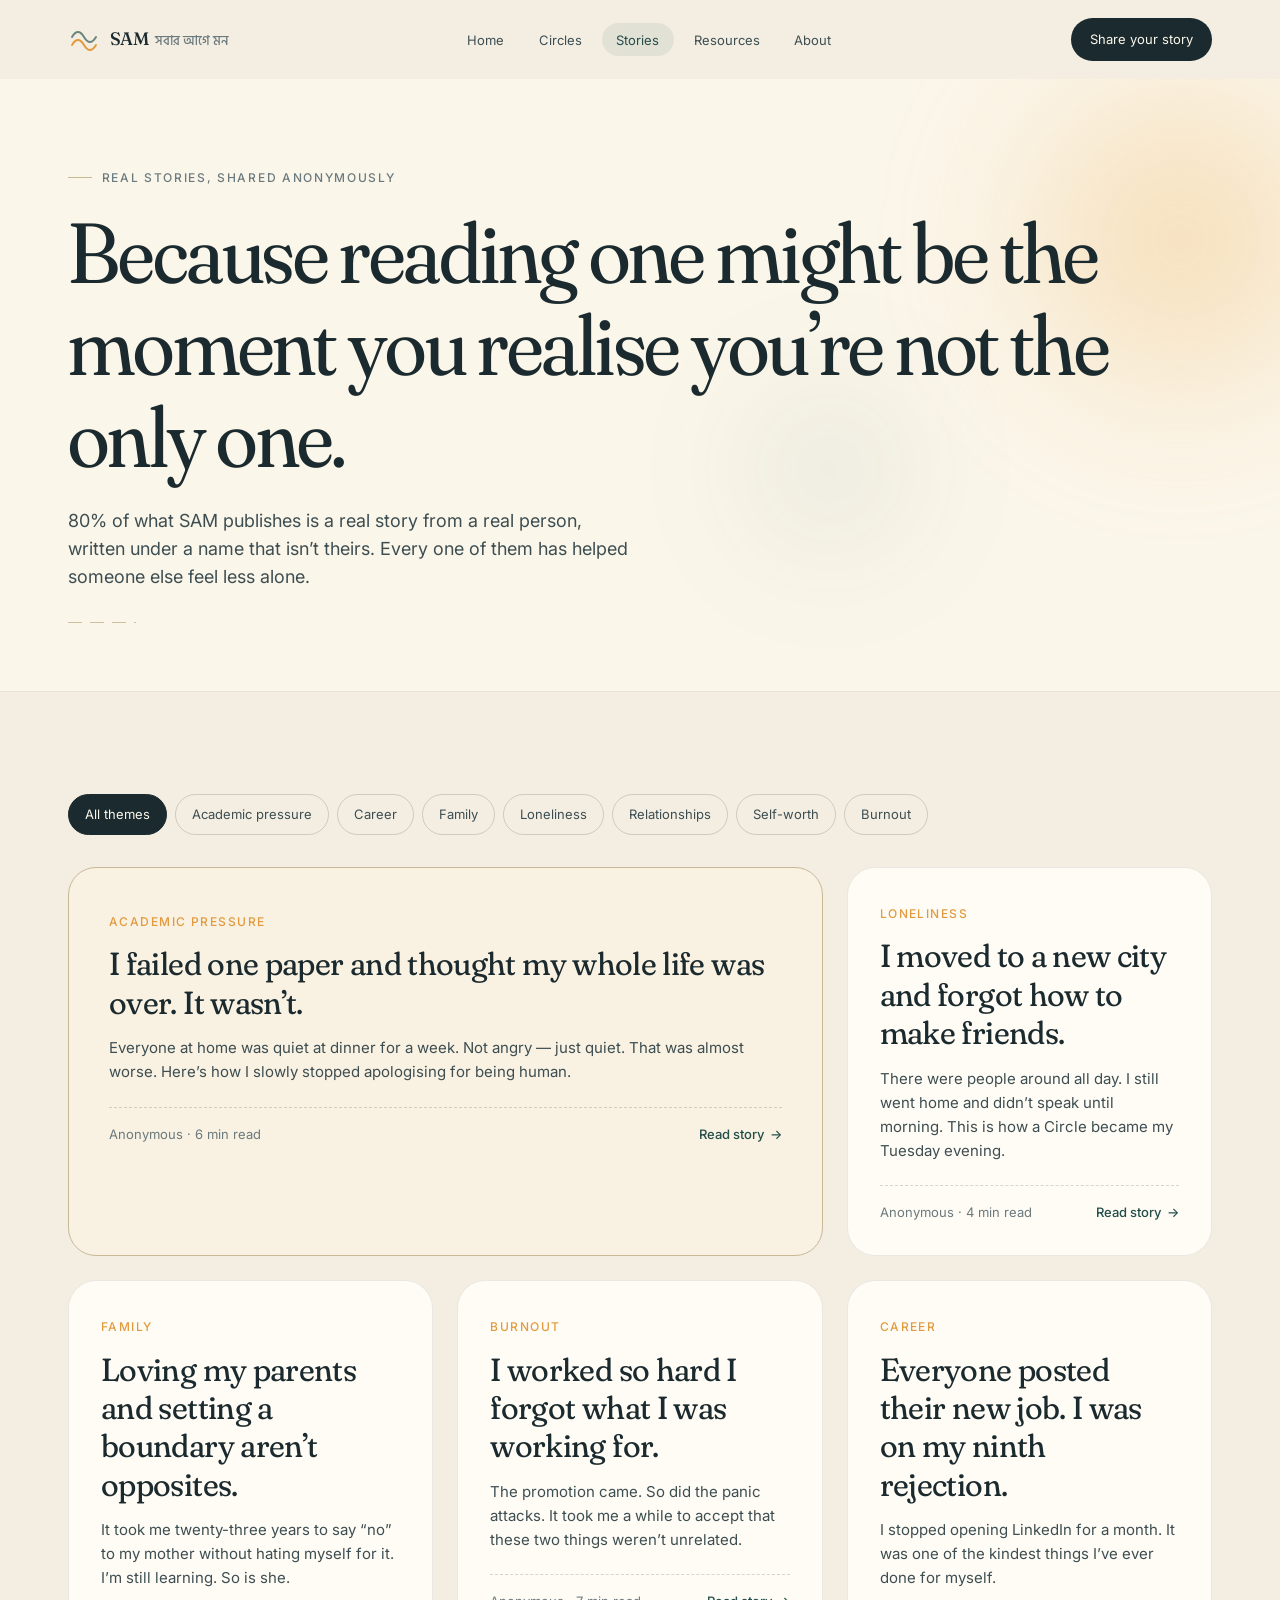
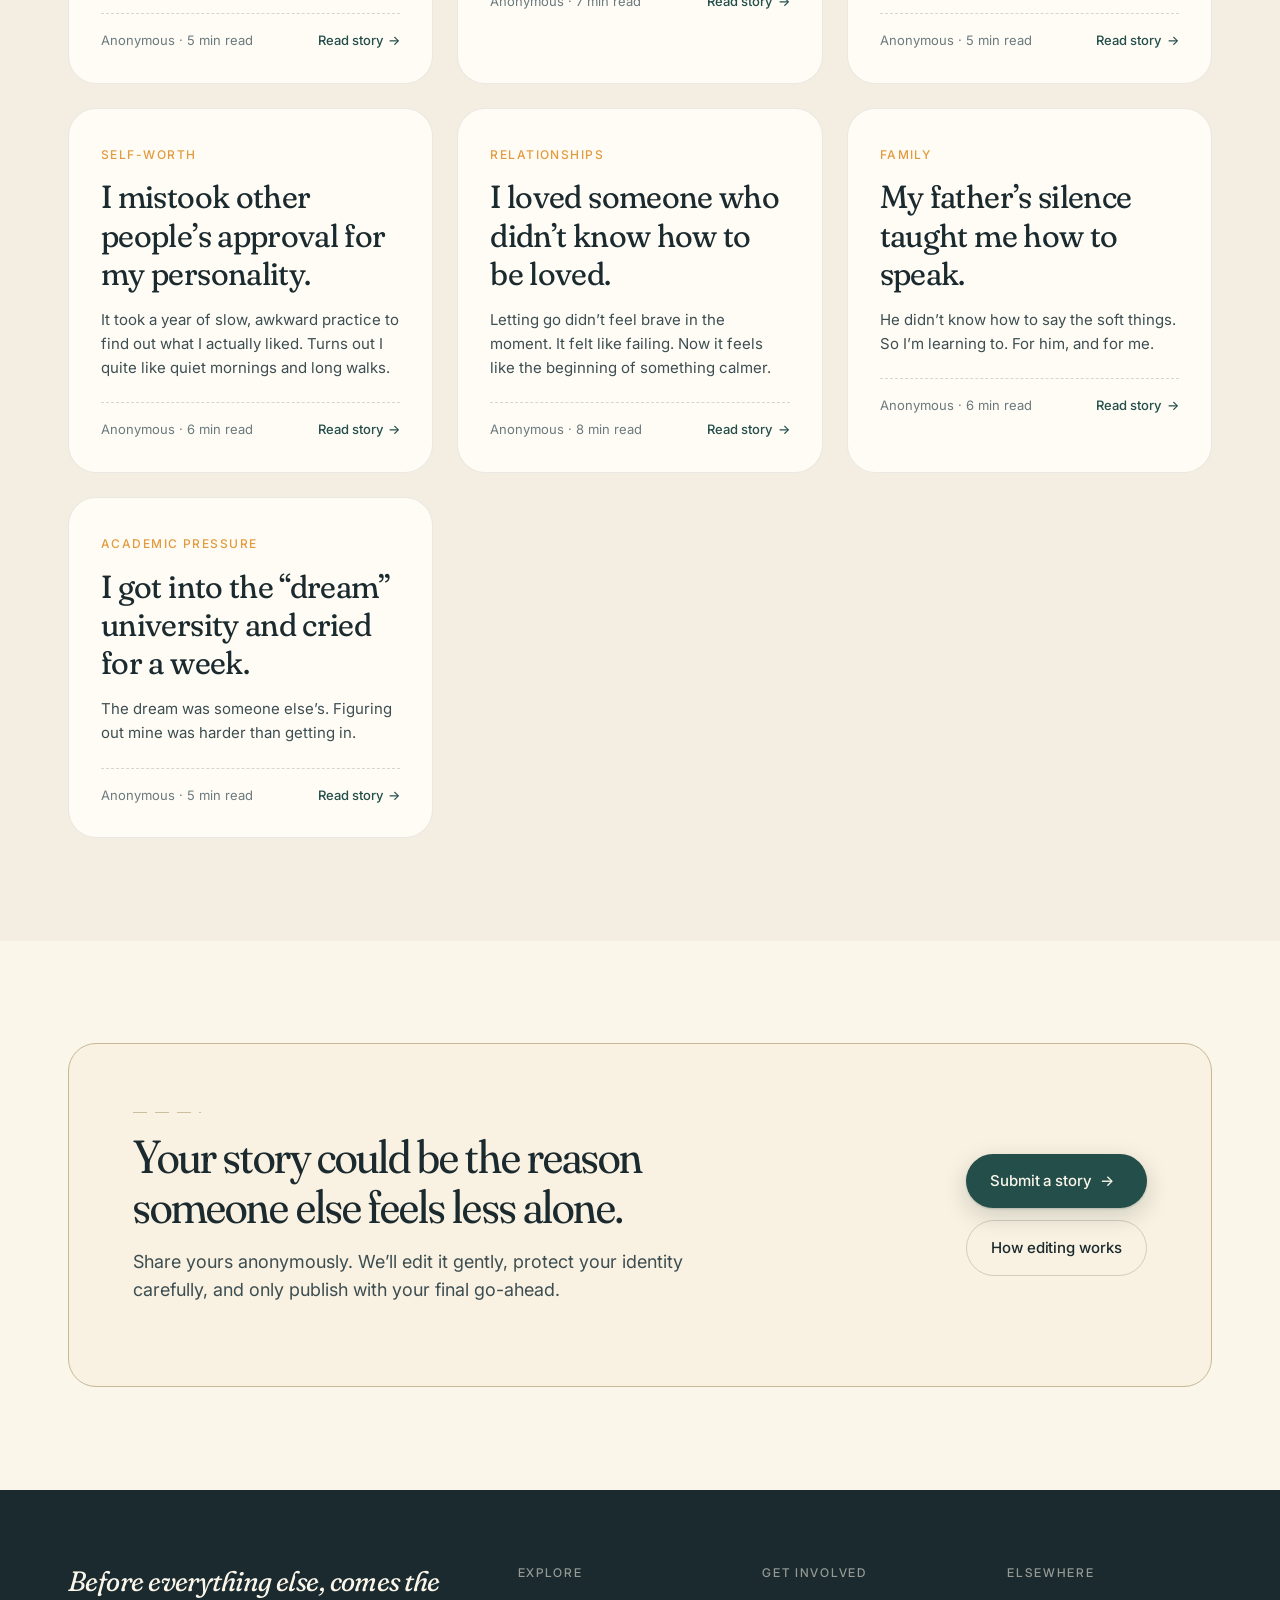
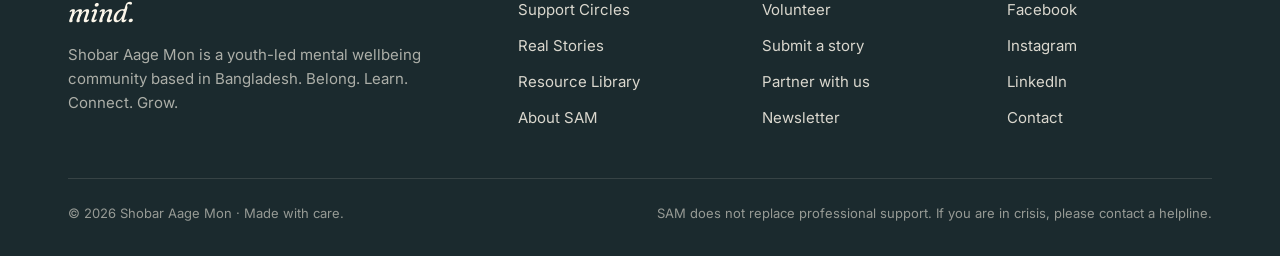
<file: stories.html>
<!DOCTYPE html>
<html lang="en">
<head>
  <meta charset="UTF-8">
  <meta name="viewport" content="width=device-width, initial-scale=1.0">
  <title>Real Stories — Shobar Aage Mon</title>
  <meta name="description" content="Anonymous stories from the SAM community — because reading one might be the moment you realise you're not the only one.">
  <meta name="theme-color" content="#F4EEE2">
  <link rel="preconnect" href="https://fonts.googleapis.com">
  <link rel="preconnect" href="https://fonts.gstatic.com" crossorigin>
  <link href="https://fonts.googleapis.com/css2?family=Fraunces:opsz,wght,SOFT@9..144,300..700,30..100&family=Hind+Siliguri:wght@300;400;500;600;700&family=Inter:wght@300;400;500;600&display=swap" rel="stylesheet">
  <link rel="stylesheet" href="style.css">
</head>
<body>

<a class="skip" href="#main">Skip to content</a>

<header class="nav" data-nav>
  <div class="nav__inner">
    <a href="index.html" class="brand" aria-label="Shobar Aage Mon — home">
      <span class="brand__mark" aria-hidden="true">
        <svg viewBox="0 0 32 32" fill="none">
          <path d="M4 22 Q10 12 16 22 T28 22" stroke="currentColor" stroke-width="2" stroke-linecap="round" fill="none"/>
          <path d="M4 14 Q10 4 16 14 T28 14" stroke="#234E4A" stroke-width="2" stroke-linecap="round" fill="none" opacity="0.65"/>
        </svg>
      </span>
      <span class="brand__name">SAM<span class="brand__sub">সবার আগে মন</span></span>
    </a>
    <ul class="nav__links">
      <li><a class="nav__link" href="index.html">Home</a></li>
      <li><a class="nav__link" href="circles.html">Circles</a></li>
      <li><a class="nav__link" href="stories.html" aria-current="page">Stories</a></li>
      <li><a class="nav__link" href="resources.html">Resources</a></li>
      <li><a class="nav__link" href="about.html">About</a></li>
    </ul>
    <a href="#submit" class="nav__cta">Share your story</a>
    <button class="nav__toggle" data-nav-toggle aria-label="Open menu" aria-expanded="false">
      <span></span><span></span><span></span>
    </button>
  </div>
</header>

<main id="main">

<section class="page-head">
  <div class="hero__ambient" data-ambient>
    <span class="blob blob--1"></span>
    <span class="blob blob--3"></span>
  </div>
  <div class="wrap" style="position:relative;z-index:2;">
    <p class="eyebrow page-head__eyebrow reveal">Real stories, shared anonymously</p>
    <h1 class="page-head__title reveal" data-delay="1">Because reading one might be the moment you realise you&rsquo;re not the only one.</h1>
    <p class="lead page-head__lead reveal" data-delay="2">
      80% of what SAM publishes is a real story from a real person, written under a name that isn&rsquo;t theirs. Every one of them has helped someone else feel less alone.
    </p>
    <div class="reveal" data-delay="3" style="margin-top:1.75rem;">
      <span class="stitch stitch--short" aria-hidden="true"></span>
    </div>
  </div>
</section>

<section class="section">
  <div class="wrap">
    <div class="chips reveal" data-filter="stories" role="group" aria-label="Filter stories by theme">
      <button class="chip is-on" data-val="all">All themes</button>
      <button class="chip" data-val="academic">Academic pressure</button>
      <button class="chip" data-val="career">Career</button>
      <button class="chip" data-val="family">Family</button>
      <button class="chip" data-val="loneliness">Loneliness</button>
      <button class="chip" data-val="relationships">Relationships</button>
      <button class="chip" data-val="selfworth">Self-worth</button>
      <button class="chip" data-val="burnout">Burnout</button>
    </div>

    <div class="grid grid--3" data-filter-target="stories">

      <a href="#" class="story story--feature reveal" data-cat="academic">
        <span class="story__cat">Academic Pressure</span>
        <h3 class="story__title">I failed one paper and thought my whole life was over. It wasn&rsquo;t.</h3>
        <p class="story__excerpt">Everyone at home was quiet at dinner for a week. Not angry &mdash; just quiet. That was almost worse. Here&rsquo;s how I slowly stopped apologising for being human.</p>
        <div class="story__foot">
          <span>Anonymous · 6 min read</span>
          <span class="story__read">Read story <span aria-hidden="true">&rarr;</span></span>
        </div>
      </a>

      <a href="#" class="story reveal" data-cat="loneliness" data-delay="1">
        <span class="story__cat">Loneliness</span>
        <h3 class="story__title">I moved to a new city and forgot how to make friends.</h3>
        <p class="story__excerpt">There were people around all day. I still went home and didn&rsquo;t speak until morning. This is how a Circle became my Tuesday evening.</p>
        <div class="story__foot">
          <span>Anonymous · 4 min read</span>
          <span class="story__read">Read story <span aria-hidden="true">&rarr;</span></span>
        </div>
      </a>

      <a href="#" class="story reveal" data-cat="family" data-delay="2">
        <span class="story__cat">Family</span>
        <h3 class="story__title">Loving my parents and setting a boundary aren&rsquo;t opposites.</h3>
        <p class="story__excerpt">It took me twenty-three years to say &ldquo;no&rdquo; to my mother without hating myself for it. I&rsquo;m still learning. So is she.</p>
        <div class="story__foot">
          <span>Anonymous · 5 min read</span>
          <span class="story__read">Read story <span aria-hidden="true">&rarr;</span></span>
        </div>
      </a>

      <a href="#" class="story reveal" data-cat="burnout">
        <span class="story__cat">Burnout</span>
        <h3 class="story__title">I worked so hard I forgot what I was working for.</h3>
        <p class="story__excerpt">The promotion came. So did the panic attacks. It took me a while to accept that these two things weren&rsquo;t unrelated.</p>
        <div class="story__foot">
          <span>Anonymous · 7 min read</span>
          <span class="story__read">Read story <span aria-hidden="true">&rarr;</span></span>
        </div>
      </a>

      <a href="#" class="story reveal" data-cat="career" data-delay="1">
        <span class="story__cat">Career</span>
        <h3 class="story__title">Everyone posted their new job. I was on my ninth rejection.</h3>
        <p class="story__excerpt">I stopped opening LinkedIn for a month. It was one of the kindest things I&rsquo;ve ever done for myself.</p>
        <div class="story__foot">
          <span>Anonymous · 5 min read</span>
          <span class="story__read">Read story <span aria-hidden="true">&rarr;</span></span>
        </div>
      </a>

      <a href="#" class="story reveal" data-cat="selfworth" data-delay="2">
        <span class="story__cat">Self-worth</span>
        <h3 class="story__title">I mistook other people&rsquo;s approval for my personality.</h3>
        <p class="story__excerpt">It took a year of slow, awkward practice to find out what I actually liked. Turns out I quite like quiet mornings and long walks.</p>
        <div class="story__foot">
          <span>Anonymous · 6 min read</span>
          <span class="story__read">Read story <span aria-hidden="true">&rarr;</span></span>
        </div>
      </a>

      <a href="#" class="story reveal" data-cat="relationships">
        <span class="story__cat">Relationships</span>
        <h3 class="story__title">I loved someone who didn&rsquo;t know how to be loved.</h3>
        <p class="story__excerpt">Letting go didn&rsquo;t feel brave in the moment. It felt like failing. Now it feels like the beginning of something calmer.</p>
        <div class="story__foot">
          <span>Anonymous · 8 min read</span>
          <span class="story__read">Read story <span aria-hidden="true">&rarr;</span></span>
        </div>
      </a>

      <a href="#" class="story reveal" data-cat="family" data-delay="1">
        <span class="story__cat">Family</span>
        <h3 class="story__title">My father&rsquo;s silence taught me how to speak.</h3>
        <p class="story__excerpt">He didn&rsquo;t know how to say the soft things. So I&rsquo;m learning to. For him, and for me.</p>
        <div class="story__foot">
          <span>Anonymous · 6 min read</span>
          <span class="story__read">Read story <span aria-hidden="true">&rarr;</span></span>
        </div>
      </a>

      <a href="#" class="story reveal" data-cat="academic" data-delay="2">
        <span class="story__cat">Academic Pressure</span>
        <h3 class="story__title">I got into the &ldquo;dream&rdquo; university and cried for a week.</h3>
        <p class="story__excerpt">The dream was someone else&rsquo;s. Figuring out mine was harder than getting in.</p>
        <div class="story__foot">
          <span>Anonymous · 5 min read</span>
          <span class="story__read">Read story <span aria-hidden="true">&rarr;</span></span>
        </div>
      </a>

    </div>
  </div>
</section>

<section class="section section--warm" id="submit">
  <div class="wrap">
    <div class="cta-band reveal">
      <div>
        <span class="stitch stitch--short" aria-hidden="true"></span>
        <h2>Your story could be the reason someone else feels less alone.</h2>
        <p class="lead" style="margin-top:1rem;">Share yours anonymously. We&rsquo;ll edit it gently, protect your identity carefully, and only publish with your final go-ahead.</p>
      </div>
      <div class="cta-band__side">
        <a href="mailto:stories@shobaraagemon.org" class="btn btn--primary">Submit a story <span class="btn__arrow" aria-hidden="true">&rarr;</span></a>
        <a href="about.html" class="btn btn--ghost">How editing works</a>
      </div>
    </div>
  </div>
</section>

</main>

<footer class="footer">
  <div class="wrap">
    <div class="footer__grid">
      <div class="footer__brand">
        <h3>Before everything else, comes the mind.</h3>
        <p>Shobar Aage Mon is a youth-led mental wellbeing community based in Bangladesh. Belong. Learn. Connect. Grow.</p>
      </div>
      <div>
        <h4>Explore</h4>
        <ul>
          <li><a href="circles.html">Support Circles</a></li>
          <li><a href="stories.html">Real Stories</a></li>
          <li><a href="resources.html">Resource Library</a></li>
          <li><a href="about.html">About SAM</a></li>
        </ul>
      </div>
      <div>
        <h4>Get involved</h4>
        <ul>
          <li><a href="about.html">Volunteer</a></li>
          <li><a href="about.html">Submit a story</a></li>
          <li><a href="about.html">Partner with us</a></li>
          <li><a href="about.html">Newsletter</a></li>
        </ul>
      </div>
      <div>
        <h4>Elsewhere</h4>
        <ul>
          <li><a href="#">Facebook</a></li>
          <li><a href="#">Instagram</a></li>
          <li><a href="#">LinkedIn</a></li>
          <li><a href="#">Contact</a></li>
        </ul>
      </div>
    </div>
    <div class="footer__bottom">
      <span>© <span data-year></span> Shobar Aage Mon · Made with care.</span>
      <span>SAM does not replace professional support. If you are in crisis, please contact a helpline.</span>
    </div>
  </div>
</footer>

<script src="script.js"></script>
</body>
</html>
</file>
<file: style.css>
/* =========================================================
   Shobar Aage Mon — Shared Stylesheet
   Kantha-inspired design system: warm oatmeal, teal-forest,
   marigold, dusty blush. Running-stitch as signature motif.
   ========================================================= */

/* -------- Tokens -------- */
:root {
  /* Palette */
  --bg:            #F4EEE2;   /* warm oatmeal — undyed cotton */
  --bg-soft:       #FBF6EA;   /* lifted surface */
  --surface:       #FFFCF5;   /* card white */
  --surface-warm:  #F9F1E1;

  --ink:           #1B2A2E;   /* deep near-black, green undertone */
  --ink-2:         #3D4E52;
  --ink-muted:     #6B7A7E;
  --ink-faint:     #8E9A9D;

  --forest:        #234E4A;   /* primary — deep calm */
  --forest-deep:   #163430;
  --forest-soft:   #4A736E;

  --marigold:      #E29A3E;   /* hope accent */
  --marigold-soft: #F1C583;

  --blush:         #E4BFB2;   /* muted rose secondary */
  --blush-soft:    #F1DCD1;

  --stitch:        #C7B896;   /* thread/divider */
  --border:        rgba(27, 42, 46, 0.09);
  --border-strong: rgba(27, 42, 46, 0.18);

  --success:       #6FA485;

  /* Type */
  --font-display:  'Fraunces', 'Hind Siliguri', Georgia, serif;
  --font-bangla:   'Hind Siliguri', 'Fraunces', Georgia, serif;
  --font-body:     'Inter', -apple-system, BlinkMacSystemFont, 'Segoe UI', sans-serif;

  /* Scale */
  --step-6: clamp(2.75rem, 5.4vw + 1rem, 5.75rem);
  --step-5: clamp(2.25rem, 3.6vw + 1rem, 3.75rem);
  --step-4: clamp(1.75rem, 2vw + 1rem, 2.5rem);
  --step-3: 1.5rem;
  --step-2: 1.125rem;
  --step-1: 1rem;
  --step-0: 0.9375rem;
  --step--1: 0.8125rem;

  /* Layout */
  --gutter: clamp(1.25rem, 4vw, 3rem);
  --max: 1240px;
  --max-narrow: 880px;

  --radius: 18px;
  --radius-lg: 28px;
  --radius-pill: 999px;

  --shadow-sm: 0 1px 2px rgba(27,42,46,0.04), 0 2px 8px rgba(27,42,46,0.04);
  --shadow-md: 0 4px 12px rgba(27,42,46,0.05), 0 12px 32px rgba(27,42,46,0.06);
  --shadow-lg: 0 8px 24px rgba(27,42,46,0.07), 0 32px 64px rgba(27,42,46,0.08);

  --ease: cubic-bezier(0.22, 0.61, 0.36, 1);
  --ease-out: cubic-bezier(0.16, 1, 0.3, 1);
  --dur: 0.5s;
}

/* -------- Reset -------- */
*, *::before, *::after { box-sizing: border-box; }
html { scroll-behavior: smooth; -webkit-text-size-adjust: 100%; }
body {
  margin: 0;
  font-family: var(--font-body);
  font-size: var(--step-1);
  line-height: 1.6;
  color: var(--ink);
  background: var(--bg);
  -webkit-font-smoothing: antialiased;
  -moz-osx-font-smoothing: grayscale;
  overflow-x: hidden;
}
img, svg { display: block; max-width: 100%; }
button { font: inherit; color: inherit; background: none; border: 0; cursor: pointer; }
a { color: inherit; text-decoration: none; }
:focus-visible {
  outline: 2px solid var(--forest);
  outline-offset: 3px;
  border-radius: 6px;
}

/* -------- Utility -------- */
.wrap { max-width: var(--max); margin: 0 auto; padding: 0 var(--gutter); }
.wrap--narrow { max-width: var(--max-narrow); margin: 0 auto; padding: 0 var(--gutter); }

.eyebrow {
  display: inline-flex;
  align-items: center;
  gap: 0.6rem;
  font-size: 0.75rem;
  font-weight: 500;
  letter-spacing: 0.14em;
  text-transform: uppercase;
  color: var(--ink-muted);
}
.eyebrow::before {
  content: '';
  width: 24px; height: 1px;
  background: var(--stitch);
  display: inline-block;
}

h1, h2, h3, h4 {
  font-family: var(--font-display);
  font-weight: 400;
  color: var(--ink);
  letter-spacing: -0.02em;
  line-height: 1.08;
  margin: 0;
  font-variation-settings: "opsz" 144, "SOFT" 60;
}
h1 { font-size: var(--step-6); }
h2 { font-size: var(--step-5); }
h3 { font-size: var(--step-4); }
h4 { font-size: var(--step-3); letter-spacing: -0.01em; line-height: 1.2; }

.h-bangla {
  font-family: var(--font-bangla);
  font-weight: 600;
  letter-spacing: -0.01em;
  line-height: 1.12;
}

.lead {
  font-size: var(--step-2);
  color: var(--ink-2);
  line-height: 1.55;
  max-width: 52ch;
}

/* -------- Kantha stitch — the signature -------- */
.stitch {
  display: block;
  height: 8px;
  width: 100%;
  background-image: linear-gradient(
    to right,
    var(--stitch) 0, var(--stitch) 14px,
    transparent 14px, transparent 22px
  );
  background-size: 22px 1px;
  background-repeat: repeat-x;
  background-position: 0 50%;
  opacity: 0.9;
}
.stitch--short { width: 68px; }
.stitch--wave { position: relative; }
.stitch--wave::after {
  content: '';
  position: absolute;
  inset: 0;
  background-image: radial-gradient(circle, var(--stitch) 1px, transparent 1.5px);
  background-size: 22px 8px;
  background-position: 11px 4px;
  opacity: 0.55;
}

/* -------- Buttons -------- */
.btn {
  display: inline-flex;
  align-items: center;
  gap: 0.5rem;
  padding: 0.95rem 1.5rem;
  border-radius: var(--radius-pill);
  font-size: var(--step-0);
  font-weight: 500;
  letter-spacing: -0.005em;
  transition: transform var(--dur) var(--ease-out),
              box-shadow var(--dur) var(--ease-out),
              background-color 0.25s ease;
  will-change: transform;
}
.btn--primary {
  background: var(--forest);
  color: var(--bg-soft);
  box-shadow: 0 1px 2px rgba(22,52,48,0.2), 0 8px 24px rgba(22,52,48,0.18);
}
.btn--primary:hover {
  transform: translateY(-2px);
  background: var(--forest-deep);
  box-shadow: 0 4px 12px rgba(22,52,48,0.25), 0 16px 40px rgba(22,52,48,0.22);
}
.btn--ghost {
  color: var(--ink);
  border: 1px solid var(--border-strong);
  background: transparent;
}
.btn--ghost:hover {
  transform: translateY(-2px);
  background: var(--surface);
  border-color: var(--ink);
}
.btn--marigold {
  background: var(--marigold);
  color: var(--forest-deep);
}
.btn--marigold:hover {
  transform: translateY(-2px);
  background: var(--marigold-soft);
}
.btn__arrow {
  transition: transform 0.3s var(--ease-out);
}
.btn:hover .btn__arrow { transform: translateX(4px); }

/* -------- Nav -------- */
.nav {
  position: sticky;
  top: 0;
  z-index: 50;
  transition: background 0.35s ease, backdrop-filter 0.35s ease,
              border-color 0.35s ease;
  border-bottom: 1px solid transparent;
}
.nav.is-scrolled {
  background: rgba(244, 238, 226, 0.72);
  -webkit-backdrop-filter: saturate(140%) blur(14px);
  backdrop-filter: saturate(140%) blur(14px);
  border-bottom-color: var(--border);
}
.nav__inner {
  display: flex;
  align-items: center;
  justify-content: space-between;
  gap: 1.5rem;
  padding: 1.1rem var(--gutter);
  max-width: var(--max);
  margin: 0 auto;
}
.brand {
  display: inline-flex;
  align-items: center;
  gap: 0.6rem;
  font-family: var(--font-display);
  font-weight: 500;
  font-size: 1.125rem;
  letter-spacing: -0.01em;
  color: var(--ink);
}
.brand__mark {
  width: 32px; height: 32px;
  display: grid; place-items: center;
  color: var(--marigold);
}
.brand__mark svg { width: 100%; height: 100%; }
.brand__name { line-height: 1; }
.brand__sub {
  font-family: var(--font-bangla);
  font-size: 0.8125rem;
  color: var(--ink-muted);
  margin-left: 0.35rem;
  letter-spacing: 0;
}

.nav__links {
  display: flex;
  align-items: center;
  gap: 0.35rem;
  list-style: none;
  padding: 0;
  margin: 0;
}
.nav__link {
  padding: 0.55rem 0.9rem;
  font-size: var(--step--1);
  color: var(--ink-2);
  border-radius: var(--radius-pill);
  transition: color 0.2s ease, background 0.2s ease;
  position: relative;
}
.nav__link:hover { color: var(--ink); background: rgba(27,42,46,0.04); }
.nav__link[aria-current="page"] {
  color: var(--forest);
  background: rgba(35,78,74,0.08);
}

.nav__cta {
  padding: 0.7rem 1.2rem;
  font-size: var(--step--1);
  background: var(--ink);
  color: var(--bg-soft);
  border-radius: var(--radius-pill);
  transition: transform 0.3s var(--ease-out), background 0.2s ease;
}
.nav__cta:hover { background: var(--forest); transform: translateY(-1px); }

.nav__toggle {
  display: none;
  width: 44px; height: 44px;
  border-radius: 12px;
  border: 1px solid var(--border);
}
.nav__toggle span {
  display: block; width: 20px; height: 1.5px;
  background: var(--ink); margin: 4px auto;
  transition: transform 0.3s var(--ease), opacity 0.3s ease;
}
.nav__toggle.is-open span:nth-child(1) { transform: translateY(5.5px) rotate(45deg); }
.nav__toggle.is-open span:nth-child(2) { opacity: 0; }
.nav__toggle.is-open span:nth-child(3) { transform: translateY(-5.5px) rotate(-45deg); }

@media (max-width: 900px) {
  .nav__links, .nav__cta { display: none; }
  .nav__toggle { display: block; }
  .nav.is-menu-open .nav__links {
    display: flex;
    position: absolute;
    top: 100%; left: 0; right: 0;
    flex-direction: column;
    align-items: stretch;
    padding: 1rem var(--gutter) 1.5rem;
    background: var(--bg-soft);
    border-bottom: 1px solid var(--border);
    gap: 0.25rem;
  }
  .nav.is-menu-open .nav__link { padding: 0.9rem 1rem; font-size: 1rem; }
  .nav.is-menu-open .nav__cta {
    display: inline-flex;
    align-self: flex-start;
    margin: 0.5rem var(--gutter) 0;
  }
}

/* -------- Hero -------- */
.hero {
  position: relative;
  padding: clamp(3rem, 8vw, 6rem) 0 clamp(3.5rem, 9vw, 7rem);
  overflow: hidden;
}
.hero__inner {
  position: relative;
  z-index: 2;
  max-width: var(--max);
  margin: 0 auto;
  padding: 0 var(--gutter);
}
.hero__eyebrow { margin-bottom: 1.5rem; }
.hero__title {
  font-family: var(--font-bangla);
  font-weight: 600;
  font-size: clamp(3rem, 8vw + 1rem, 7.25rem);
  line-height: 1.05;
  letter-spacing: -0.015em;
  color: var(--ink);
  margin: 0;
}
.hero__title .accent {
  color: var(--forest);
  font-style: normal;
  position: relative;
}
.hero__sub {
  margin-top: 1.75rem;
  font-family: var(--font-display);
  font-style: italic;
  font-size: clamp(1.25rem, 1.6vw + 0.9rem, 1.875rem);
  line-height: 1.35;
  color: var(--ink-2);
  max-width: 32ch;
  font-variation-settings: "opsz" 60, "SOFT" 80;
}
.hero__meaning {
  margin-top: 1.25rem;
  font-size: var(--step-0);
  color: var(--ink-muted);
  max-width: 40ch;
}
.hero__actions {
  margin-top: 2.5rem;
  display: flex; flex-wrap: wrap; gap: 0.9rem;
}
.hero__stitch { margin-top: 3rem; max-width: 220px; }

/* Ambient shapes */
.hero__ambient {
  position: absolute;
  inset: 0;
  z-index: 1;
  pointer-events: none;
  overflow: hidden;
}
.blob {
  position: absolute;
  border-radius: 50%;
  filter: blur(60px);
  opacity: 0.55;
  will-change: transform;
}
.blob--1 {
  width: 480px; height: 480px;
  right: -140px; top: -80px;
  background: radial-gradient(circle, var(--marigold-soft), transparent 65%);
  animation: drift 22s ease-in-out infinite alternate;
}
.blob--2 {
  width: 380px; height: 380px;
  left: -80px; bottom: -100px;
  background: radial-gradient(circle, var(--blush), transparent 65%);
  animation: drift2 26s ease-in-out infinite alternate;
}
.blob--3 {
  width: 260px; height: 260px;
  right: 25%; bottom: 15%;
  background: radial-gradient(circle, rgba(74,115,110,0.35), transparent 70%);
  animation: drift 28s ease-in-out infinite alternate-reverse;
  opacity: 0.35;
}
@keyframes drift {
  0%   { transform: translate(0,0) scale(1); }
  50%  { transform: translate(30px, -20px) scale(1.06); }
  100% { transform: translate(-20px, 40px) scale(0.98); }
}
@keyframes drift2 {
  0%   { transform: translate(0,0) scale(1); }
  50%  { transform: translate(-40px, 30px) scale(1.08); }
  100% { transform: translate(30px, -25px) scale(0.96); }
}

/* Floating seed particles */
.seed {
  position: absolute;
  width: 6px; height: 6px;
  border-radius: 50%;
  background: var(--marigold);
  opacity: 0.5;
  animation: rise linear infinite;
}
@keyframes rise {
  0%   { transform: translateY(0) translateX(0); opacity: 0; }
  10%  { opacity: 0.5; }
  90%  { opacity: 0.5; }
  100% { transform: translateY(-120vh) translateX(30px); opacity: 0; }
}

/* -------- Section headers -------- */
.section {
  padding: clamp(4rem, 8vw, 7rem) 0;
  position: relative;
}
.section--warm { background: var(--bg-soft); }
.section--forest { background: var(--forest); color: var(--bg-soft); }
.section--forest h2, .section--forest h3 { color: var(--bg-soft); }
.section--forest .eyebrow { color: rgba(251,246,234,0.7); }
.section--forest .eyebrow::before { background: rgba(251,246,234,0.4); }

.section__head {
  display: flex;
  flex-direction: column;
  gap: 1.25rem;
  margin-bottom: clamp(2.5rem, 5vw, 4rem);
  max-width: 640px;
}
.section__head--wide { max-width: 780px; }
.section__head--center { align-items: center; text-align: center; margin-left: auto; margin-right: auto; }

/* -------- Page header (interior pages) -------- */
.page-head {
  padding: clamp(3rem, 6vw, 5rem) 0 clamp(2.5rem, 5vw, 4rem);
  position: relative;
  overflow: hidden;
  background: var(--bg-soft);
  border-bottom: 1px solid var(--border);
}
.page-head__eyebrow { margin-bottom: 1.25rem; }
.page-head__title { max-width: 22ch; }
.page-head__lead { margin-top: 1.5rem; }

/* =========================================================
   MOOD CHECK-IN
   ========================================================= */
.mood {
  padding: clamp(4rem, 8vw, 7rem) 0;
}
.mood__inner { max-width: 1080px; margin: 0 auto; padding: 0 var(--gutter); }
.mood__q {
  font-family: var(--font-bangla);
  font-weight: 600;
  font-size: clamp(2rem, 4.5vw, 3.75rem);
  line-height: 1.15;
  color: var(--ink);
  max-width: 18ch;
}
.mood__q-en {
  margin-top: 0.75rem;
  font-family: var(--font-display);
  font-style: italic;
  color: var(--ink-muted);
  font-size: var(--step-2);
}

.mood__grid {
  margin-top: 3rem;
  display: grid;
  grid-template-columns: repeat(6, 1fr);
  gap: 0.9rem;
}
@media (max-width: 900px) { .mood__grid { grid-template-columns: repeat(3, 1fr); } }
@media (max-width: 480px) { .mood__grid { grid-template-columns: repeat(2, 1fr); } }

.mood__btn {
  display: flex;
  flex-direction: column;
  align-items: center;
  gap: 0.65rem;
  padding: 1.5rem 0.75rem 1.35rem;
  background: var(--surface);
  border: 1px solid var(--border);
  border-radius: var(--radius);
  transition: transform 0.4s var(--ease-out),
              box-shadow 0.4s var(--ease-out),
              border-color 0.25s ease,
              background 0.25s ease;
}
.mood__btn:hover {
  transform: translateY(-4px);
  box-shadow: var(--shadow-md);
  border-color: var(--stitch);
}
.mood__btn.is-active {
  transform: translateY(-4px);
  border-color: var(--forest);
  background: var(--surface);
  box-shadow: 0 0 0 3px rgba(35,78,74,0.12), var(--shadow-md);
}
.mood__emoji { font-size: 2rem; line-height: 1; }
.mood__label {
  font-size: var(--step--1);
  color: var(--ink-2);
  font-weight: 500;
  letter-spacing: -0.005em;
}

.mood__response {
  margin-top: 2rem;
  padding: 2rem 2.25rem;
  background: var(--surface-warm);
  border: 1px solid var(--stitch);
  border-radius: var(--radius-lg);
  max-height: 0;
  overflow: hidden;
  opacity: 0;
  transform: translateY(8px);
  transition: max-height 0.6s var(--ease),
              opacity 0.5s var(--ease-out),
              transform 0.5s var(--ease-out),
              padding 0.5s var(--ease);
}
.mood__response.is-open {
  max-height: 600px;
  opacity: 1;
  transform: translateY(0);
  padding: 2.25rem 2.5rem;
}
.mood__response .stitch { margin-bottom: 1rem; max-width: 80px; }
.mood__response-title {
  font-family: var(--font-display);
  font-size: clamp(1.375rem, 2vw + 0.5rem, 1.875rem);
  line-height: 1.25;
  color: var(--ink);
  font-style: italic;
  font-variation-settings: "opsz" 60, "SOFT" 100;
}
.mood__response-body {
  margin-top: 0.75rem;
  color: var(--ink-2);
  font-size: var(--step-2);
  line-height: 1.55;
  max-width: 56ch;
}
.mood__response-meta {
  margin-top: 1.25rem;
  font-size: var(--step--1);
  color: var(--ink-muted);
}

/* =========================================================
   CARDS — generic
   ========================================================= */
.grid {
  display: grid;
  gap: 1.5rem;
}
.grid--3 { grid-template-columns: repeat(3, 1fr); }
.grid--2 { grid-template-columns: repeat(2, 1fr); }
.grid--4 { grid-template-columns: repeat(4, 1fr); }
@media (max-width: 900px) {
  .grid--3, .grid--4 { grid-template-columns: repeat(2, 1fr); }
}
@media (max-width: 620px) {
  .grid--2, .grid--3, .grid--4 { grid-template-columns: 1fr; }
}

.card {
  background: var(--surface);
  border: 1px solid var(--border);
  border-radius: var(--radius-lg);
  padding: 2rem;
  transition: transform 0.4s var(--ease-out),
              box-shadow 0.4s var(--ease-out),
              border-color 0.25s ease;
  display: flex;
  flex-direction: column;
  gap: 1rem;
  position: relative;
  overflow: hidden;
}
.card:hover {
  transform: translateY(-6px);
  box-shadow: var(--shadow-lg);
  border-color: var(--stitch);
}

/* Circle card */
.circle-card__meta {
  display: flex;
  justify-content: space-between;
  align-items: center;
  font-size: var(--step--1);
  color: var(--ink-muted);
  margin-top: auto;
  padding-top: 1rem;
  border-top: 1px dashed var(--border-strong);
}
.circle-card__meta strong { color: var(--forest); font-weight: 500; }
.circle-card__tag {
  align-self: flex-start;
  padding: 0.3rem 0.7rem;
  font-size: 0.7rem;
  font-weight: 500;
  letter-spacing: 0.08em;
  text-transform: uppercase;
  border-radius: var(--radius-pill);
  background: var(--blush-soft);
  color: var(--forest-deep);
}
.circle-card__tag--online { background: var(--marigold-soft); }
.circle-card__tag--women { background: var(--blush); }
.circle-card__tag--university { background: #D4E3D1; }

.circle-card h3 {
  font-size: var(--step-3);
  letter-spacing: -0.01em;
}
.circle-card p {
  color: var(--ink-muted);
  font-size: var(--step-0);
  margin: 0;
  line-height: 1.55;
}

/* Story card — editorial */
.story {
  padding: 2rem;
  background: var(--surface);
  border: 1px solid var(--border);
  border-radius: var(--radius-lg);
  transition: transform 0.4s var(--ease-out), box-shadow 0.4s var(--ease-out);
  display: block;
}
.story:hover { transform: translateY(-4px); box-shadow: var(--shadow-lg); }
.story__cat {
  font-size: 0.75rem;
  letter-spacing: 0.12em;
  text-transform: uppercase;
  color: var(--marigold);
  font-weight: 500;
}
.story__title {
  margin-top: 0.75rem;
  font-family: var(--font-display);
  font-size: clamp(1.5rem, 1.4vw + 0.9rem, 2rem);
  line-height: 1.2;
  color: var(--ink);
  font-variation-settings: "opsz" 60, "SOFT" 80;
}
.story__excerpt {
  margin-top: 0.9rem;
  color: var(--ink-2);
  font-size: var(--step-0);
  line-height: 1.6;
}
.story__foot {
  margin-top: 1.4rem;
  padding-top: 1rem;
  border-top: 1px dashed var(--border-strong);
  display: flex;
  justify-content: space-between;
  align-items: center;
  font-size: var(--step--1);
  color: var(--ink-muted);
}
.story__read {
  color: var(--forest);
  font-weight: 500;
  display: inline-flex;
  align-items: center;
  gap: 0.35rem;
}
.story__read span { transition: transform 0.3s var(--ease-out); display: inline-block; }
.story:hover .story__read span { transform: translateX(3px); }

/* Featured story — larger */
.story--feature {
  grid-column: span 2;
  padding: 2.5rem;
  background: var(--surface-warm);
  border-color: var(--stitch);
}
@media (max-width: 900px) { .story--feature { grid-column: span 1; } }

/* Resource card */
.resource {
  padding: 1.5rem 1.6rem;
  background: var(--surface);
  border: 1px solid var(--border);
  border-radius: var(--radius);
  transition: transform 0.3s var(--ease-out), box-shadow 0.3s var(--ease-out);
  display: flex;
  flex-direction: column;
  gap: 0.75rem;
}
.resource:hover { transform: translateY(-3px); box-shadow: var(--shadow-md); }
.resource__tag {
  font-size: 0.7rem;
  font-weight: 500;
  letter-spacing: 0.1em;
  text-transform: uppercase;
  color: var(--forest);
}
.resource__title {
  font-family: var(--font-display);
  font-size: 1.25rem;
  line-height: 1.25;
  color: var(--ink);
}
.resource__meta {
  margin-top: auto;
  padding-top: 0.75rem;
  font-size: var(--step--1);
  color: var(--ink-muted);
  display: flex; gap: 1rem;
}

/* Filter chips */
.chips {
  display: flex;
  flex-wrap: wrap;
  gap: 0.5rem;
  margin-bottom: 2rem;
}
.chip {
  padding: 0.55rem 1rem;
  font-size: var(--step--1);
  border-radius: var(--radius-pill);
  border: 1px solid var(--border-strong);
  color: var(--ink-2);
  background: transparent;
  transition: background 0.2s, color 0.2s, border-color 0.2s, transform 0.2s;
}
.chip:hover { transform: translateY(-1px); background: var(--surface); }
.chip.is-on {
  background: var(--ink);
  color: var(--bg-soft);
  border-color: var(--ink);
}

/* =========================================================
   IMPACT — counters
   ========================================================= */
.impact { padding: clamp(4rem, 8vw, 7rem) 0; }
.impact__grid {
  display: grid;
  grid-template-columns: repeat(4, 1fr);
  gap: 1rem;
}
@media (max-width: 900px) { .impact__grid { grid-template-columns: repeat(2, 1fr); } }
.stat {
  padding: 2rem 1.5rem;
  background: rgba(251,246,234,0.06);
  border: 1px solid rgba(251,246,234,0.14);
  border-radius: var(--radius-lg);
  text-align: left;
}
.stat__num {
  font-family: var(--font-display);
  font-size: clamp(2.5rem, 4vw + 1rem, 4.25rem);
  line-height: 1;
  color: var(--marigold-soft);
  font-variation-settings: "opsz" 144, "SOFT" 60;
  letter-spacing: -0.02em;
}
.stat__num .suffix { color: var(--marigold); }
.stat__label {
  margin-top: 0.9rem;
  font-size: var(--step--1);
  color: rgba(251,246,234,0.75);
  letter-spacing: 0.02em;
}

/* =========================================================
   COMMUNITY WALL
   ========================================================= */
.wall {
  padding: clamp(4rem, 8vw, 7rem) 0;
}
.wall__grid {
  columns: 3 260px;
  column-gap: 1.25rem;
}
.whisper {
  break-inside: avoid;
  margin: 0 0 1.25rem;
  padding: 1.5rem 1.6rem;
  border-radius: var(--radius);
  background: var(--surface);
  border: 1px solid var(--border);
  font-family: var(--font-display);
  font-style: italic;
  font-size: 1.05rem;
  line-height: 1.5;
  color: var(--ink);
  font-variation-settings: "opsz" 60, "SOFT" 60;
  transition: transform 0.4s var(--ease-out);
}
.whisper:nth-child(3n) { background: var(--blush-soft); border-color: var(--blush); }
.whisper:nth-child(5n) { background: var(--surface-warm); }
.whisper:nth-child(7n) { background: #E8EFE7; border-color: #C8D5C5; }
.whisper:hover { transform: translateY(-3px) rotate(-0.5deg); }
.whisper__foot {
  margin-top: 0.9rem;
  font-family: var(--font-body);
  font-style: normal;
  font-size: 0.75rem;
  color: var(--ink-muted);
  letter-spacing: 0.05em;
}

/* =========================================================
   CTA banner
   ========================================================= */
.cta-band {
  margin: 0 auto;
  max-width: calc(var(--max) - 2 * var(--gutter));
  padding: clamp(2.5rem, 5vw, 4.5rem);
  border-radius: var(--radius-lg);
  background: var(--surface-warm);
  border: 1px solid var(--stitch);
  display: grid;
  grid-template-columns: 1fr auto;
  align-items: center;
  gap: 2rem;
  position: relative;
  overflow: hidden;
}
@media (max-width: 720px) {
  .cta-band { grid-template-columns: 1fr; }
}
.cta-band h2 {
  font-size: clamp(1.75rem, 3vw + 0.5rem, 3rem);
  max-width: 20ch;
}
.cta-band__side { display: flex; flex-direction: column; gap: 0.75rem; }
.cta-band .stitch { margin-bottom: 1rem; }

/* =========================================================
   ABOUT / values
   ========================================================= */
.pillars {
  display: grid;
  grid-template-columns: repeat(4, 1fr);
  gap: 1rem;
}
@media (max-width: 900px) { .pillars { grid-template-columns: repeat(2, 1fr); } }
@media (max-width: 520px) { .pillars { grid-template-columns: 1fr; } }
.pillar {
  padding: 2rem 1.75rem;
  background: var(--surface);
  border-radius: var(--radius);
  border: 1px solid var(--border);
  transition: transform 0.4s var(--ease-out), background 0.3s ease;
}
.pillar:hover { transform: translateY(-4px); background: var(--surface-warm); }
.pillar__num {
  font-family: var(--font-display);
  font-size: 0.9rem;
  color: var(--marigold);
  letter-spacing: 0.08em;
  font-weight: 500;
}
.pillar__title {
  margin-top: 0.75rem;
  font-family: var(--font-display);
  font-size: 1.375rem;
  color: var(--ink);
  letter-spacing: -0.01em;
}
.pillar__title-bn {
  font-family: var(--font-bangla);
  color: var(--forest);
  font-weight: 500;
  display: block;
  font-size: 0.95rem;
  margin-top: 0.2rem;
}
.pillar p {
  margin-top: 0.65rem;
  font-size: var(--step-0);
  color: var(--ink-muted);
  line-height: 1.55;
}

/* Values list */
.values {
  display: flex;
  flex-wrap: wrap;
  gap: 0.55rem;
  max-width: 800px;
}
.value {
  padding: 0.6rem 1.15rem;
  border-radius: var(--radius-pill);
  background: var(--surface);
  border: 1px dashed var(--stitch);
  font-size: var(--step-0);
  color: var(--ink-2);
  transition: background 0.2s;
}
.value:hover { background: var(--surface-warm); }

/* Two-col text block */
.two-col {
  display: grid;
  grid-template-columns: 1fr 1fr;
  gap: clamp(2rem, 5vw, 4rem);
}
@media (max-width: 800px) { .two-col { grid-template-columns: 1fr; } }
.two-col p { color: var(--ink-2); line-height: 1.7; margin: 0 0 1rem; }
.two-col p:last-child { margin-bottom: 0; }

/* =========================================================
   FOOTER
   ========================================================= */
.footer {
  background: var(--ink);
  color: var(--bg-soft);
  padding: clamp(3.5rem, 6vw, 5rem) 0 2rem;
  margin-top: 0;
}
.footer__grid {
  display: grid;
  grid-template-columns: 2fr 1fr 1fr 1fr;
  gap: 2.5rem;
  padding-bottom: 3rem;
  border-bottom: 1px solid rgba(251,246,234,0.12);
}
@media (max-width: 800px) {
  .footer__grid { grid-template-columns: 1fr 1fr; }
  .footer__brand { grid-column: span 2; }
}
.footer__brand h3 {
  font-family: var(--font-display);
  font-style: italic;
  font-size: 1.75rem;
  color: var(--bg-soft);
  font-variation-settings: "opsz" 60, "SOFT" 80;
  max-width: 22ch;
}
.footer__brand p {
  margin-top: 1rem;
  color: rgba(251,246,234,0.65);
  max-width: 40ch;
  font-size: var(--step-0);
  line-height: 1.6;
}
.footer h4 {
  font-family: var(--font-body);
  font-size: 0.75rem;
  letter-spacing: 0.14em;
  text-transform: uppercase;
  color: rgba(251,246,234,0.55);
  font-weight: 500;
}
.footer ul { list-style: none; margin: 1rem 0 0; padding: 0; display: flex; flex-direction: column; gap: 0.65rem; }
.footer a {
  color: rgba(251,246,234,0.85);
  font-size: var(--step-0);
  transition: color 0.2s;
}
.footer a:hover { color: var(--marigold-soft); }
.footer__bottom {
  padding-top: 1.5rem;
  display: flex; justify-content: space-between; flex-wrap: wrap;
  gap: 0.75rem;
  font-size: var(--step--1);
  color: rgba(251,246,234,0.55);
}

/* =========================================================
   ANIMATIONS — scroll reveal
   ========================================================= */
.reveal {
  opacity: 0;
  transform: translateY(24px);
  transition: opacity 0.9s var(--ease-out), transform 0.9s var(--ease-out);
}
.reveal.is-in { opacity: 1; transform: translateY(0); }
.reveal[data-delay="1"] { transition-delay: 0.08s; }
.reveal[data-delay="2"] { transition-delay: 0.16s; }
.reveal[data-delay="3"] { transition-delay: 0.24s; }
.reveal[data-delay="4"] { transition-delay: 0.32s; }
.reveal[data-delay="5"] { transition-delay: 0.4s; }

/* Reduced motion */
@media (prefers-reduced-motion: reduce) {
  *, *::before, *::after {
    animation-duration: 0.01ms !important;
    animation-iteration-count: 1 !important;
    transition-duration: 0.01ms !important;
    scroll-behavior: auto !important;
  }
  .reveal { opacity: 1; transform: none; }
  .blob, .seed { display: none; }
}

/* Skip link */
.skip {
  position: absolute; left: -1000px; top: 0;
  padding: 0.75rem 1rem; background: var(--ink); color: var(--bg-soft);
  border-radius: 0 0 12px 0; z-index: 100;
}
.skip:focus { left: 0; }
</file>
